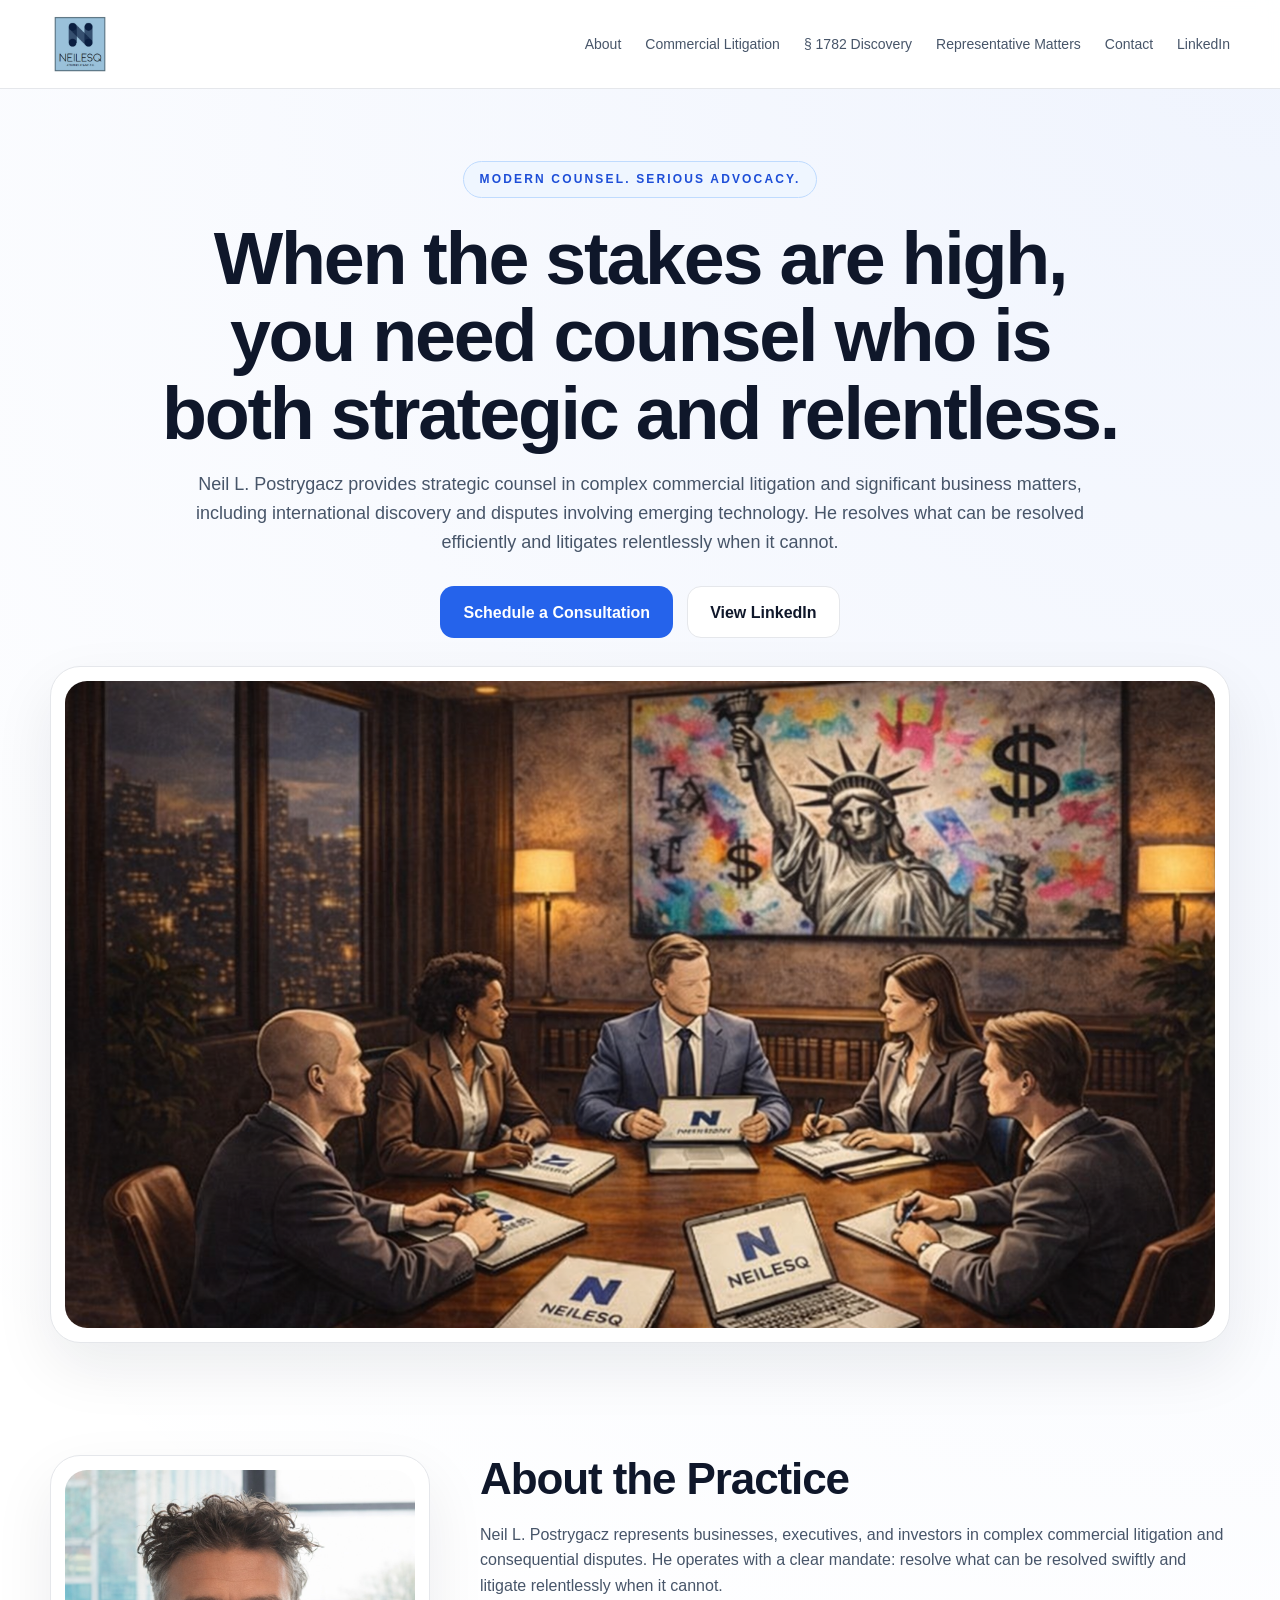
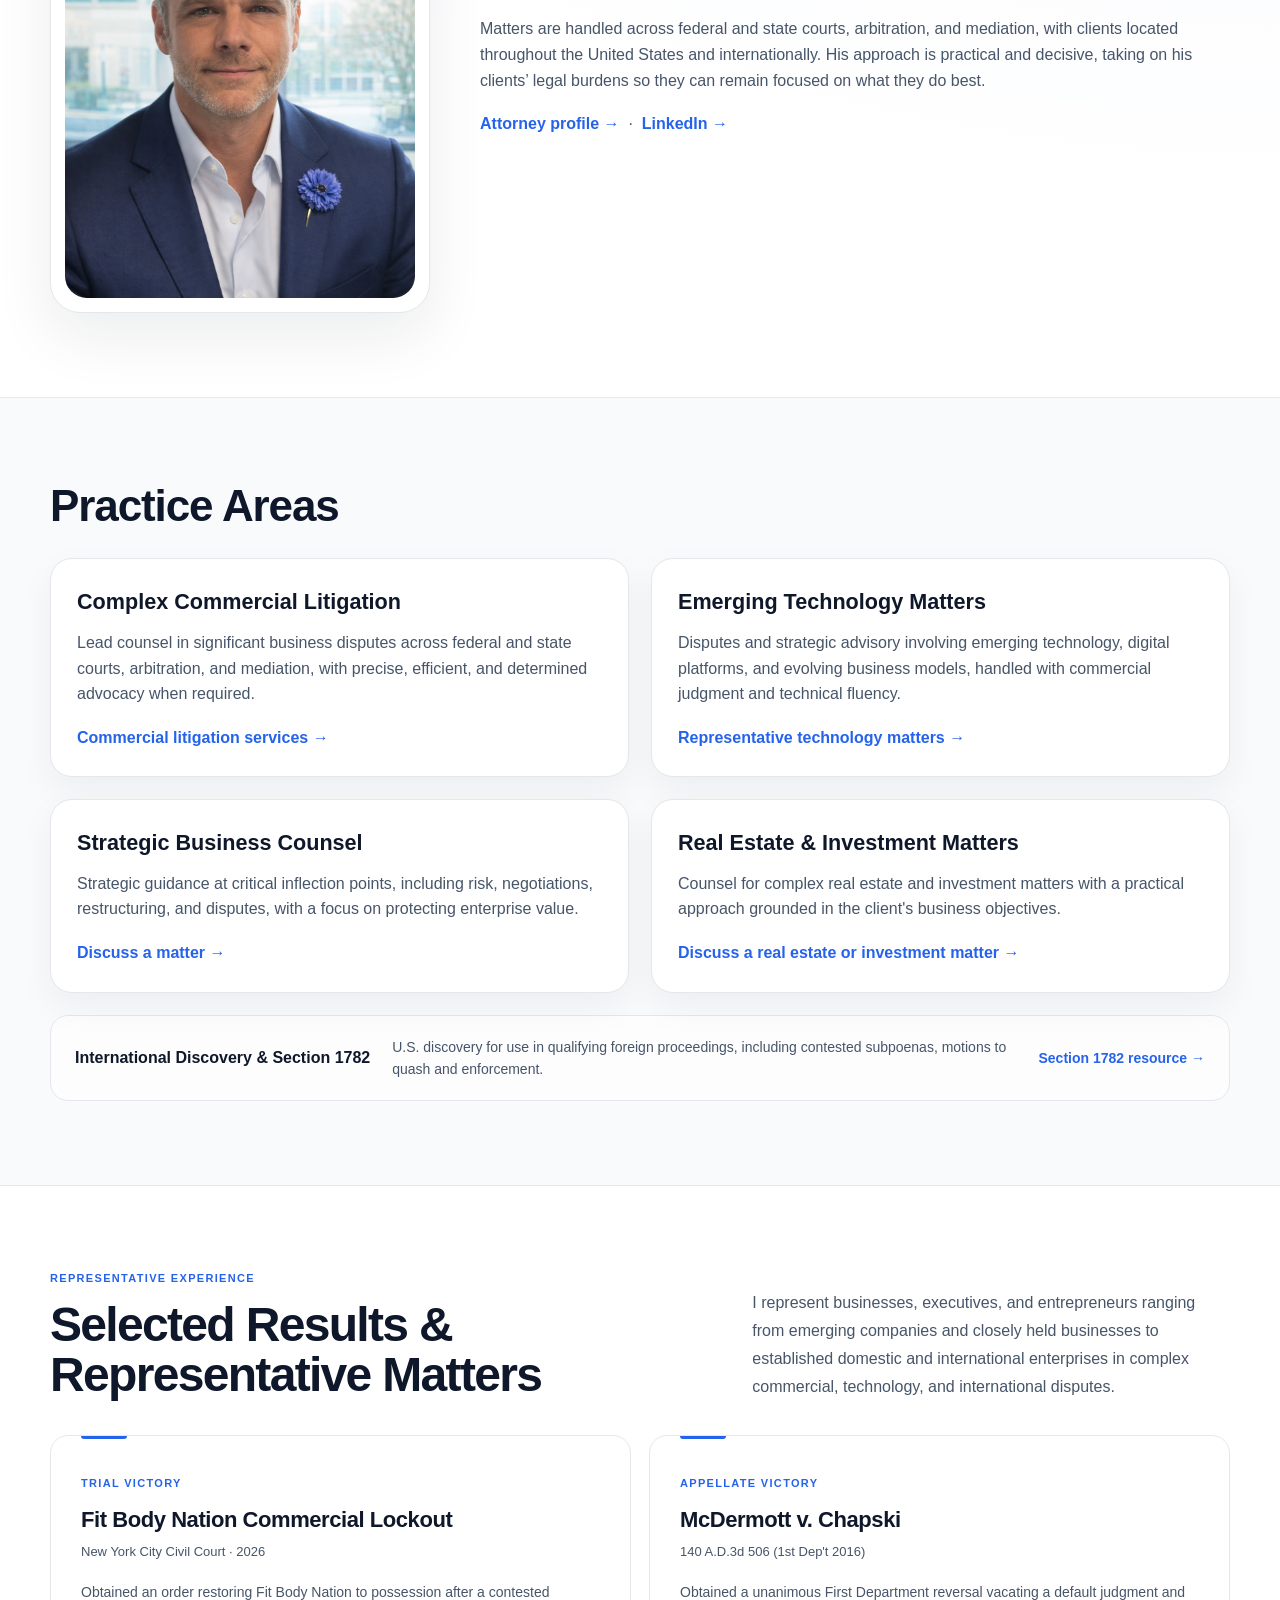
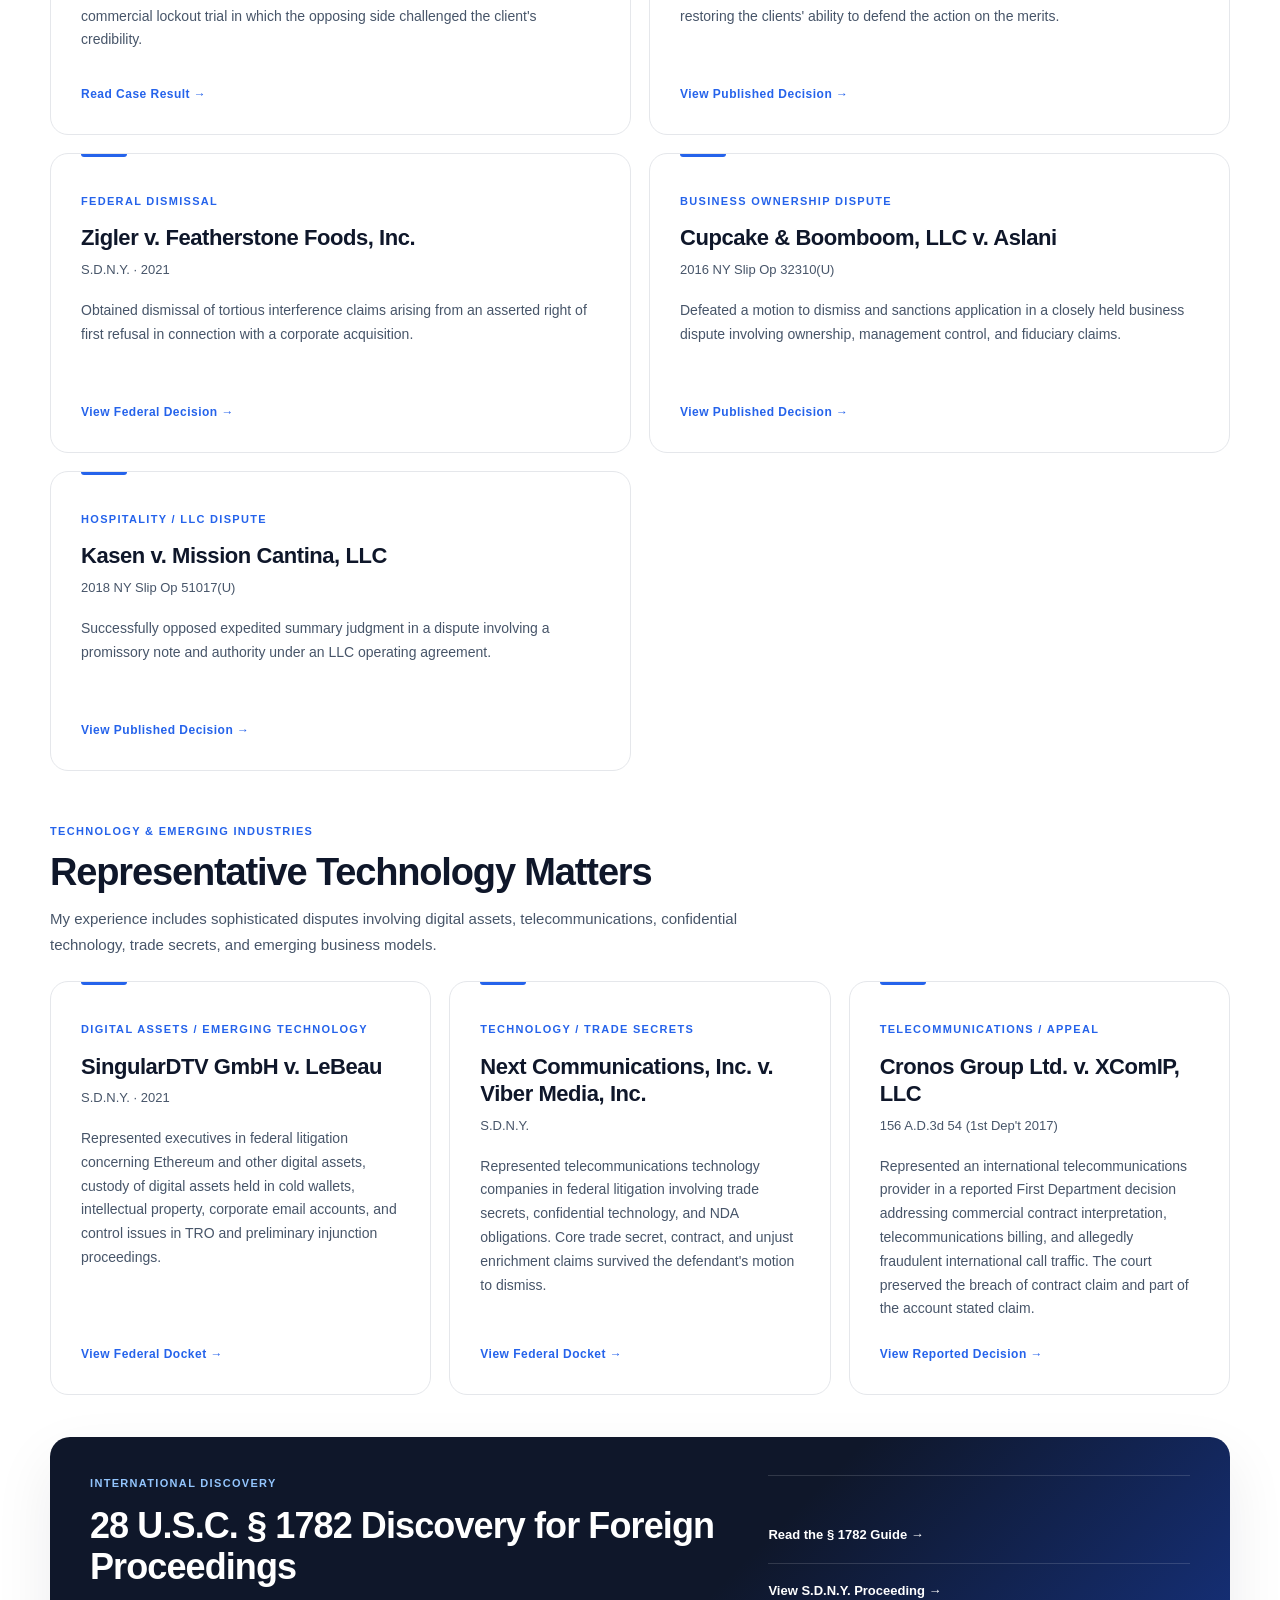
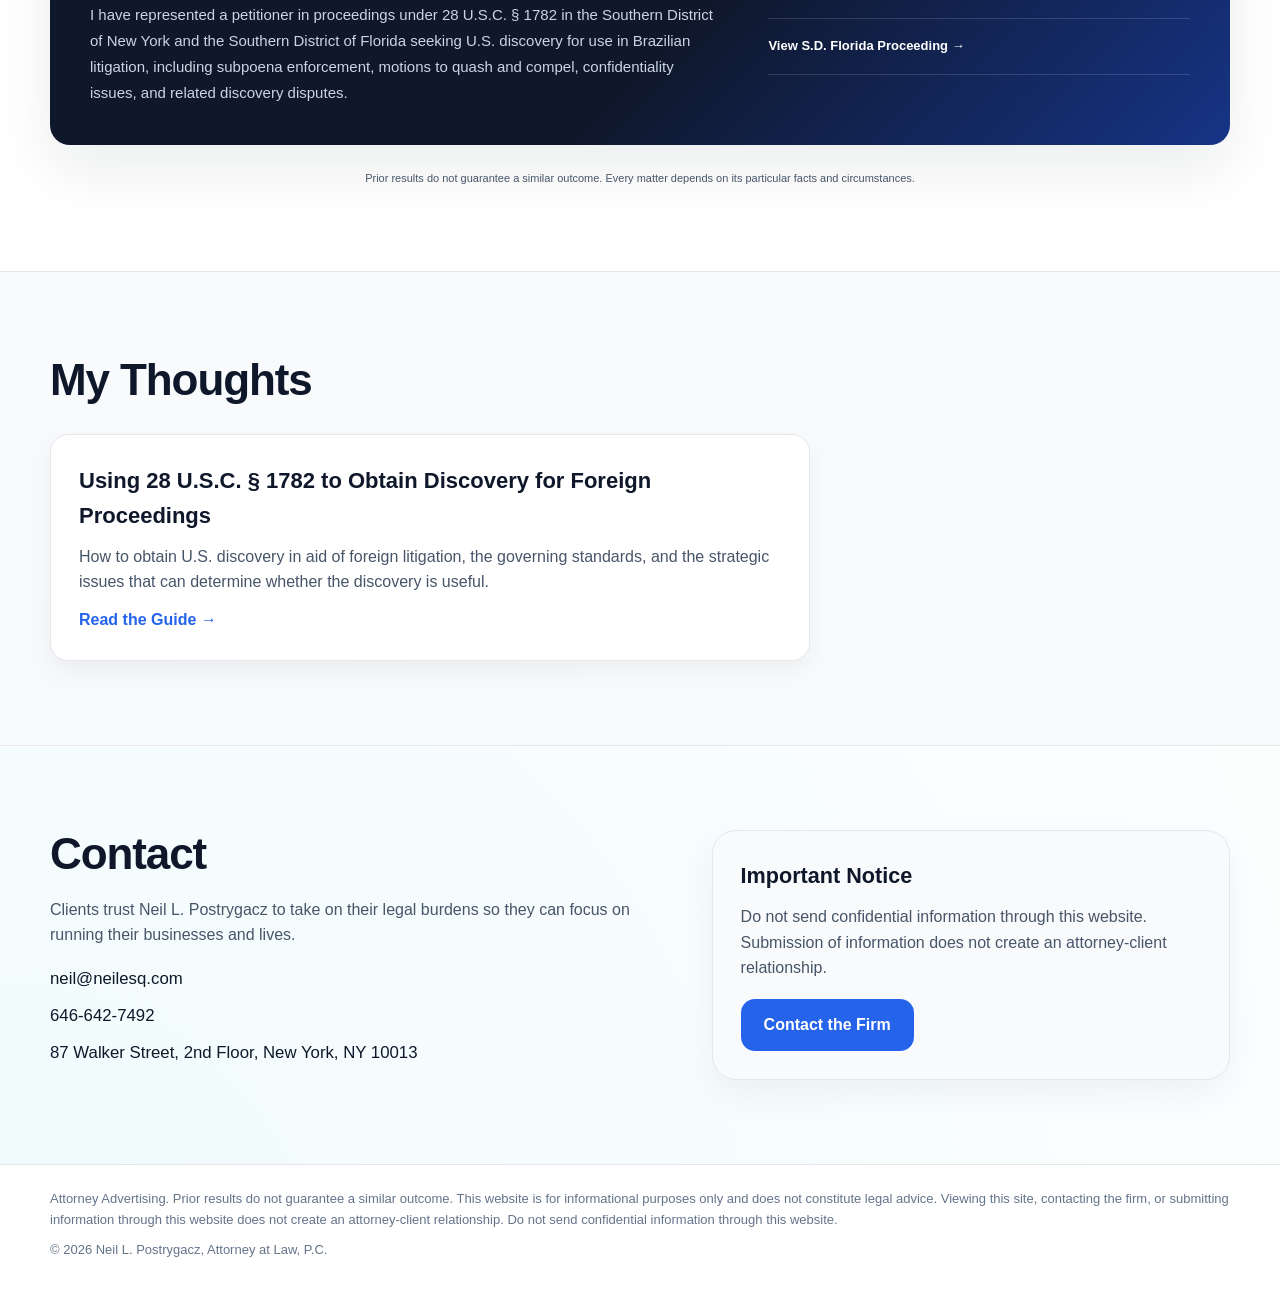
<file: index.html>
<!doctype html>
<html lang="en">
<head>
  <meta charset="utf-8" />
  <meta name="viewport" content="width=device-width, initial-scale=1" />
  <title>New York Commercial Litigation Attorney | Neil L. Postrygacz</title>
  <meta name="description" content="New York commercial litigation attorney Neil L. Postrygacz handles complex business disputes, international discovery, and emerging technology matters." />
  <meta name="author" content="Neil L. Postrygacz" />
  <meta name="robots" content="index, follow" />
  <link rel="canonical" href="https://www.neilesq.com/" />

  <meta property="og:title" content="New York Commercial Litigation Attorney | Neil L. Postrygacz" />
  <meta property="og:description" content="Strategic counsel for complex commercial litigation, international disputes, and emerging technology matters." />
  <meta property="og:type" content="website" />
  <meta property="og:url" content="https://www.neilesq.com/" />
  <meta property="og:site_name" content="Neil L. Postrygacz, Attorney at Law, P.C." />
  <meta property="og:image" content="https://www.neilesq.com/assets/boardroom.jpg" />
  <meta name="twitter:card" content="summary_large_image" />
  <meta name="twitter:title" content="New York Commercial Litigation Attorney | Neil L. Postrygacz" />
  <meta name="twitter:description" content="Strategic counsel for complex commercial litigation, international disputes, and emerging technology matters." />
  <meta name="theme-color" content="#ffffff" />

  <link rel="icon" type="image/png" href="assets/favicon.png" />
  <link rel="stylesheet" href="styles.css" />

  <script type="application/ld+json">
{
  "@context": "https://schema.org",
  "@graph": [
    {
      "@type": "LegalService",
      "@id": "https://www.neilesq.com/#firm",
      "name": "Neil L. Postrygacz, Attorney at Law, P.C.",
      "url": "https://www.neilesq.com/",
      "logo": "https://www.neilesq.com/assets/logo.png",
      "image": "https://www.neilesq.com/assets/headshot.jpg",
      "telephone": "+1-646-642-7492",
      "email": "neil@neilesq.com",
      "address": {
        "@type": "PostalAddress",
        "streetAddress": "87 Walker Street, 2nd Floor",
        "addressLocality": "New York",
        "addressRegion": "NY",
        "postalCode": "10013",
        "addressCountry": "US"
      },
      "areaServed": [
        "New York",
        "United States",
        "International"
      ],
      "sameAs": [
        "https://www.linkedin.com/in/neil-postrygacz-98832410/"
      ],
      "founder": {
        "@id": "https://www.neilesq.com/#neil-postrygacz"
      },
      "description": "Commercial litigation, international discovery, emerging technology disputes, arbitration, mediation, and strategic business matters.",
      "serviceType": [
        "Commercial Litigation",
        "Business Disputes",
        "International Discovery",
        "28 U.S.C. Section 1782",
        "Arbitration",
        "Mediation"
      ]
    },
    {
      "@type": "Person",
      "@id": "https://www.neilesq.com/#neil-postrygacz",
      "name": "Neil L. Postrygacz",
      "jobTitle": "Attorney at Law",
      "worksFor": {
        "@id": "https://www.neilesq.com/#firm"
      },
      "url": "https://www.neilesq.com/neil-postrygacz.html",
      "image": "https://www.neilesq.com/assets/headshot.jpg",
      "sameAs": [
        "https://www.linkedin.com/in/neil-postrygacz-98832410/"
      ],
      "knowsAbout": [
        "Commercial Litigation",
        "Business Disputes",
        "International Discovery",
        "28 U.S.C. Section 1782",
        "Emerging Technology Disputes",
        "Arbitration",
        "Business Ownership Disputes",
        "Commercial Lease Disputes",
        "Trade Secrets"
      ]
    },
    {
      "@type": "WebSite",
      "@id": "https://www.neilesq.com/#website",
      "url": "https://www.neilesq.com/",
      "name": "Neil L. Postrygacz, Attorney at Law, P.C.",
      "publisher": {
        "@id": "https://www.neilesq.com/#firm"
      }
    },
    {
      "@type": "WebPage",
      "@id": "https://www.neilesq.com/#webpage",
      "url": "https://www.neilesq.com/",
      "name": "New York Commercial Litigation Attorney | Neil L. Postrygacz",
      "description": "New York commercial litigation attorney Neil L. Postrygacz handles complex business disputes, international discovery, and emerging technology matters.",
      "isPartOf": {
        "@id": "https://www.neilesq.com/#website"
      },
      "about": {
        "@id": "https://www.neilesq.com/#firm"
      },
      "primaryImageOfPage": {
        "@type": "ImageObject",
        "url": "https://www.neilesq.com/assets/boardroom.jpg"
      }
    }
  ]
}
  </script>
</head>
<body>
  <header class="site-header">
    <div class="container nav">
      <a href="/#top" class="brand" aria-label="Neil L. Postrygacz home">
        <img src="assets/logo.png" alt="Neil L. Postrygacz, Attorney at Law, P.C." />
      </a>
      <button class="menu-toggle" aria-label="Toggle menu" onclick="document.body.classList.toggle('menu-open')">Menu</button>
      <nav class="nav-links" aria-label="Primary navigation">
        <a href="/#about">About</a>
        <a href="/commercial-litigation.html">Commercial Litigation</a>
        <a href="/1782-discovery.html">§ 1782 Discovery</a>
        <a href="/#results">Representative Matters</a>
        <a href="/#contact">Contact</a>
        <a href="https://www.linkedin.com/in/neil-postrygacz-98832410/" target="_blank" rel="noopener">LinkedIn</a>
      </nav>
    </div>
  </header>

  <main id="top">
    <section class="hero">
      <div class="container">
        <div class="eyebrow">Modern Counsel. Serious Advocacy.</div>
        <h1>When the stakes are high, you need counsel who is both strategic and relentless.</h1>
        <p class="lead">Neil L. Postrygacz provides strategic counsel in complex commercial litigation and significant business matters, including international discovery and disputes involving emerging technology. He resolves what can be resolved efficiently and litigates relentlessly when it cannot.</p>
        <div class="hero-actions">
          <a class="button primary" href="/#contact">Schedule a Consultation</a>
          <a class="button secondary" href="https://www.linkedin.com/in/neil-postrygacz-98832410/" target="_blank" rel="noopener">View LinkedIn</a>
        </div>
      </div>
    </section>

    <section class="hero-image-section">
      <div class="container">
        <div class="image-card">
          <img src="assets/boardroom.jpg" alt="Conference room for business litigation strategy meetings" />
        </div>
      </div>
    </section>

    <section id="about" class="section">
      <div class="container about-grid">
        <div class="portrait-card">
          <img src="assets/headshot.jpg" alt="Neil L. Postrygacz, New York commercial litigation attorney" />
        </div>
        <div>
          <h2>About the Practice</h2>
          <p>Neil L. Postrygacz represents businesses, executives, and investors in complex commercial litigation and consequential disputes. He operates with a clear mandate: resolve what can be resolved swiftly and litigate relentlessly when it cannot.</p>
          <p>Matters are handled across federal and state courts, arbitration, and mediation, with clients located throughout the United States and internationally. His approach is practical and decisive, taking on his clients’ legal burdens so they can remain focused on what they do best.</p>
          <p><a class="text-link" href="/neil-postrygacz.html">Attorney profile →</a>&nbsp;&nbsp;·&nbsp;&nbsp;<a class="text-link" href="https://www.linkedin.com/in/neil-postrygacz-98832410/" target="_blank" rel="noopener">LinkedIn →</a></p>
        </div>
      </div>
    </section>

    <section id="practice" class="section alt">
      <div class="container">
        <h2>Practice Areas</h2>
        <div class="cards two-col">
          <article class="card">
            <h3>Complex Commercial Litigation</h3>
            <p>Lead counsel in significant business disputes across federal and state courts, arbitration, and mediation, with precise, efficient, and determined advocacy when required.</p>
            <a class="text-link" href="/commercial-litigation.html">Commercial litigation services →</a>
          </article>
          <article class="card">
            <h3>Emerging Technology Matters</h3>
            <p>Disputes and strategic advisory involving emerging technology, digital platforms, and evolving business models, handled with commercial judgment and technical fluency.</p>
            <a class="text-link" href="/#results">Representative technology matters →</a>
          </article>
          <article class="card">
            <h3>Strategic Business Counsel</h3>
            <p>Strategic guidance at critical inflection points, including risk, negotiations, restructuring, and disputes, with a focus on protecting enterprise value.</p>
            <a class="text-link" href="/#contact">Discuss a matter →</a>
          </article>
          <article class="card">
            <h3>Real Estate &amp; Investment Matters</h3>
            <p>Counsel for complex real estate and investment matters with a practical approach grounded in the client's business objectives.</p>
            <a class="text-link" href="/#contact">Discuss a real estate or investment matter →</a>
          </article>
        </div>

        <div class="secondary-practice">
          <strong>International Discovery &amp; Section 1782</strong>
          <span>U.S. discovery for use in qualifying foreign proceedings, including contested subpoenas, motions to quash and enforcement.</span>
          <a class="text-link" href="/1782-discovery.html">Section 1782 resource →</a>
        </div>
      </div>
    </section>

    <section id="results" class="section results-section">
      <div class="container">
        <div class="results-header">
          <div>
            <span class="section-kicker">REPRESENTATIVE EXPERIENCE</span>
            <h2>Selected Results &amp; Representative Matters</h2>
          </div>
          <p class="results-intro">I represent businesses, executives, and entrepreneurs ranging from emerging companies and closely held businesses to established domestic and international enterprises in complex commercial, technology, and international disputes.</p>
        </div>

        <div class="results-grid">
          <a class="result-card"
             href="/fit-body-nation-commercial-lockout-victory.html">
            <span class="result-label">TRIAL VICTORY</span>
            <h3>Fit Body Nation Commercial Lockout</h3>
            <div class="result-citation">New York City Civil Court · 2026</div>
            <p>Obtained an order restoring Fit Body Nation to possession after a contested commercial lockout trial in which the opposing side challenged the client's credibility.</p>
            <span class="result-link">Read Case Result →</span>
          </a>

          <a class="result-card"
             href="https://www.nycourts.gov/reporter/3dseries/2016/2016_04679.htm"
             target="_blank" rel="noopener noreferrer">
            <span class="result-label">APPELLATE VICTORY</span>
            <h3>McDermott v. Chapski</h3>
            <div class="result-citation">140 A.D.3d 506 (1st Dep't 2016)</div>
            <p>Obtained a unanimous First Department reversal vacating a default judgment and restoring the clients' ability to defend the action on the merits.</p>
            <span class="result-link">View Published Decision →</span>
          </a>

          <a class="result-card"
             href="https://law.justia.com/cases/federal/district-courts/new-york/nysdce/1%3A2020cv02462/534719/49/"
             target="_blank" rel="noopener noreferrer">
            <span class="result-label">FEDERAL DISMISSAL</span>
            <h3>Zigler v. Featherstone Foods, Inc.</h3>
            <div class="result-citation">S.D.N.Y. · 2021</div>
            <p>Obtained dismissal of tortious interference claims arising from an asserted right of first refusal in connection with a corporate acquisition.</p>
            <span class="result-link">View Federal Decision →</span>
          </a>

          <a class="result-card"
             href="https://www.nycourts.gov/reporter/pdfs/2016/2016_32310.pdf"
             target="_blank" rel="noopener noreferrer">
            <span class="result-label">BUSINESS OWNERSHIP DISPUTE</span>
            <h3>Cupcake &amp; Boomboom, LLC v. Aslani</h3>
            <div class="result-citation">2016 NY Slip Op 32310(U)</div>
            <p>Defeated a motion to dismiss and sanctions application in a closely held business dispute involving ownership, management control, and fiduciary claims.</p>
            <span class="result-link">View Published Decision →</span>
          </a>

          <a class="result-card"
             href="https://law.justia.com/cases/new-york/other-courts/2018/2018-ny-slip-op-51017-u.html"
             target="_blank" rel="noopener noreferrer">
            <span class="result-label">HOSPITALITY / LLC DISPUTE</span>
            <h3>Kasen v. Mission Cantina, LLC</h3>
            <div class="result-citation">2018 NY Slip Op 51017(U)</div>
            <p>Successfully opposed expedited summary judgment in a dispute involving a promissory note and authority under an LLC operating agreement.</p>
            <span class="result-link">View Published Decision →</span>
          </a>
        </div>

        <div class="technology-matters">
          <div class="technology-heading">
            <span class="section-kicker">TECHNOLOGY &amp; EMERGING INDUSTRIES</span>
            <h3>Representative Technology Matters</h3>
            <p>My experience includes sophisticated disputes involving digital assets, telecommunications, confidential technology, trade secrets, and emerging business models.</p>
          </div>

          <div class="technology-grid">
            <a class="result-card technology-card"
               href="https://dockets.justia.com/docket/new-york/nysdce/1%3A2021cv10130/570872"
               target="_blank" rel="noopener noreferrer">
              <span class="result-label">DIGITAL ASSETS / EMERGING TECHNOLOGY</span>
              <h3>SingularDTV GmbH v. LeBeau</h3>
              <div class="result-citation">S.D.N.Y. · 2021</div>
              <p>Represented executives in federal litigation concerning Ethereum and other digital assets, custody of digital assets held in cold wallets, intellectual property, corporate email accounts, and control issues in TRO and preliminary injunction proceedings.</p>
              <span class="result-link">View Federal Docket →</span>
            </a>

            <a class="result-card technology-card"
               href="https://dockets.justia.com/docket/new-york/nysdce/1%3A2014cv08190/433668"
               target="_blank" rel="noopener noreferrer">
              <span class="result-label">TECHNOLOGY / TRADE SECRETS</span>
              <h3>Next Communications, Inc. v. Viber Media, Inc.</h3>
              <div class="result-citation">S.D.N.Y.</div>
              <p>Represented telecommunications technology companies in federal litigation involving trade secrets, confidential technology, and NDA obligations. Core trade secret, contract, and unjust enrichment claims survived the defendant's motion to dismiss.</p>
              <span class="result-link">View Federal Docket →</span>
            </a>

            <a class="result-card technology-card"
               href="https://www.nycourts.gov/REPORTER/3dseries/2017/2017_06515.htm"
               target="_blank" rel="noopener noreferrer">
              <span class="result-label">TELECOMMUNICATIONS / APPEAL</span>
              <h3>Cronos Group Ltd. v. XComIP, LLC</h3>
              <div class="result-citation">156 A.D.3d 54 (1st Dep't 2017)</div>
              <p>Represented an international telecommunications provider in a reported First Department decision addressing commercial contract interpretation, telecommunications billing, and allegedly fraudulent international call traffic. The court preserved the breach of contract claim and part of the account stated claim.</p>
              <span class="result-link">View Reported Decision →</span>
            </a>
          </div>
        </div>

        <div class="crossborder-feature">
          <div class="crossborder-copy">
            <span class="section-kicker light">INTERNATIONAL DISCOVERY</span>
            <h3>28 U.S.C. § 1782 Discovery for Foreign Proceedings</h3>
            <p>I have represented a petitioner in proceedings under 28 U.S.C. § 1782 in the Southern District of New York and the Southern District of Florida seeking U.S. discovery for use in Brazilian litigation, including subpoena enforcement, motions to quash and compel, confidentiality issues, and related discovery disputes.</p>
          </div>

          <div class="crossborder-links">
            <a href="/1782-discovery.html">Read the § 1782 Guide →</a>
            <a href="https://docs.justia.com/cases/federal/district-courts/new-york/nysdce/1%3A2022mc00348/590658/66"
               target="_blank" rel="noopener noreferrer">View S.D.N.Y. Proceeding →</a>
            <a href="https://docs.justia.com/cases/federal/district-courts/florida/flsdce/1%3A2023mc24326/657592/69"
               target="_blank" rel="noopener noreferrer">View S.D. Florida Proceeding →</a>
          </div>
        </div>

        <p class="results-disclaimer">Prior results do not guarantee a similar outcome. Every matter depends on its particular facts and circumstances.</p>
      </div>
    </section>

    <section id="thoughts" class="section alt">
      <div class="container">
        <h2>My Thoughts</h2>
        <div class="article-card">
          <a href="/1782-discovery.html" class="article-link">
            <h3>Using 28 U.S.C. § 1782 to Obtain Discovery for Foreign Proceedings</h3>
            <p>How to obtain U.S. discovery in aid of foreign litigation, the governing standards, and the strategic issues that can determine whether the discovery is useful.</p>
            <span class="read-more">Read the Guide →</span>
          </a>
        </div>
      </div>
    </section>

    <section id="contact" class="section">
      <div class="container contact-grid">
        <div>
          <h2>Contact</h2>
          <p>Clients trust Neil L. Postrygacz to take on their legal burdens so they can focus on running their businesses and lives.</p>
          <div class="contact-lines">
            <div><a href="mailto:neil@neilesq.com">neil@neilesq.com</a></div>
            <div><a href="tel:+16466427492">646-642-7492</a></div>
            <div>87 Walker Street, 2nd Floor, New York, NY 10013</div>
          </div>
        </div>
        <div class="notice-card">
          <h3>Important Notice</h3>
          <p>Do not send confidential information through this website. Submission of information does not create an attorney-client relationship.</p>
          <a class="button primary" href="mailto:neil@neilesq.com">Contact the Firm</a>
        </div>
      </div>
    </section>
  </main>

  <footer class="site-footer">
    <div class="container footer-text">
      <p>Attorney Advertising. Prior results do not guarantee a similar outcome. This website is for informational purposes only and does not constitute legal advice. Viewing this site, contacting the firm, or submitting information through this website does not create an attorney-client relationship. Do not send confidential information through this website.</p>
      <p>© 2026 Neil L. Postrygacz, Attorney at Law, P.C.</p>
    </div>
  </footer>
</body>
</html>
</file>
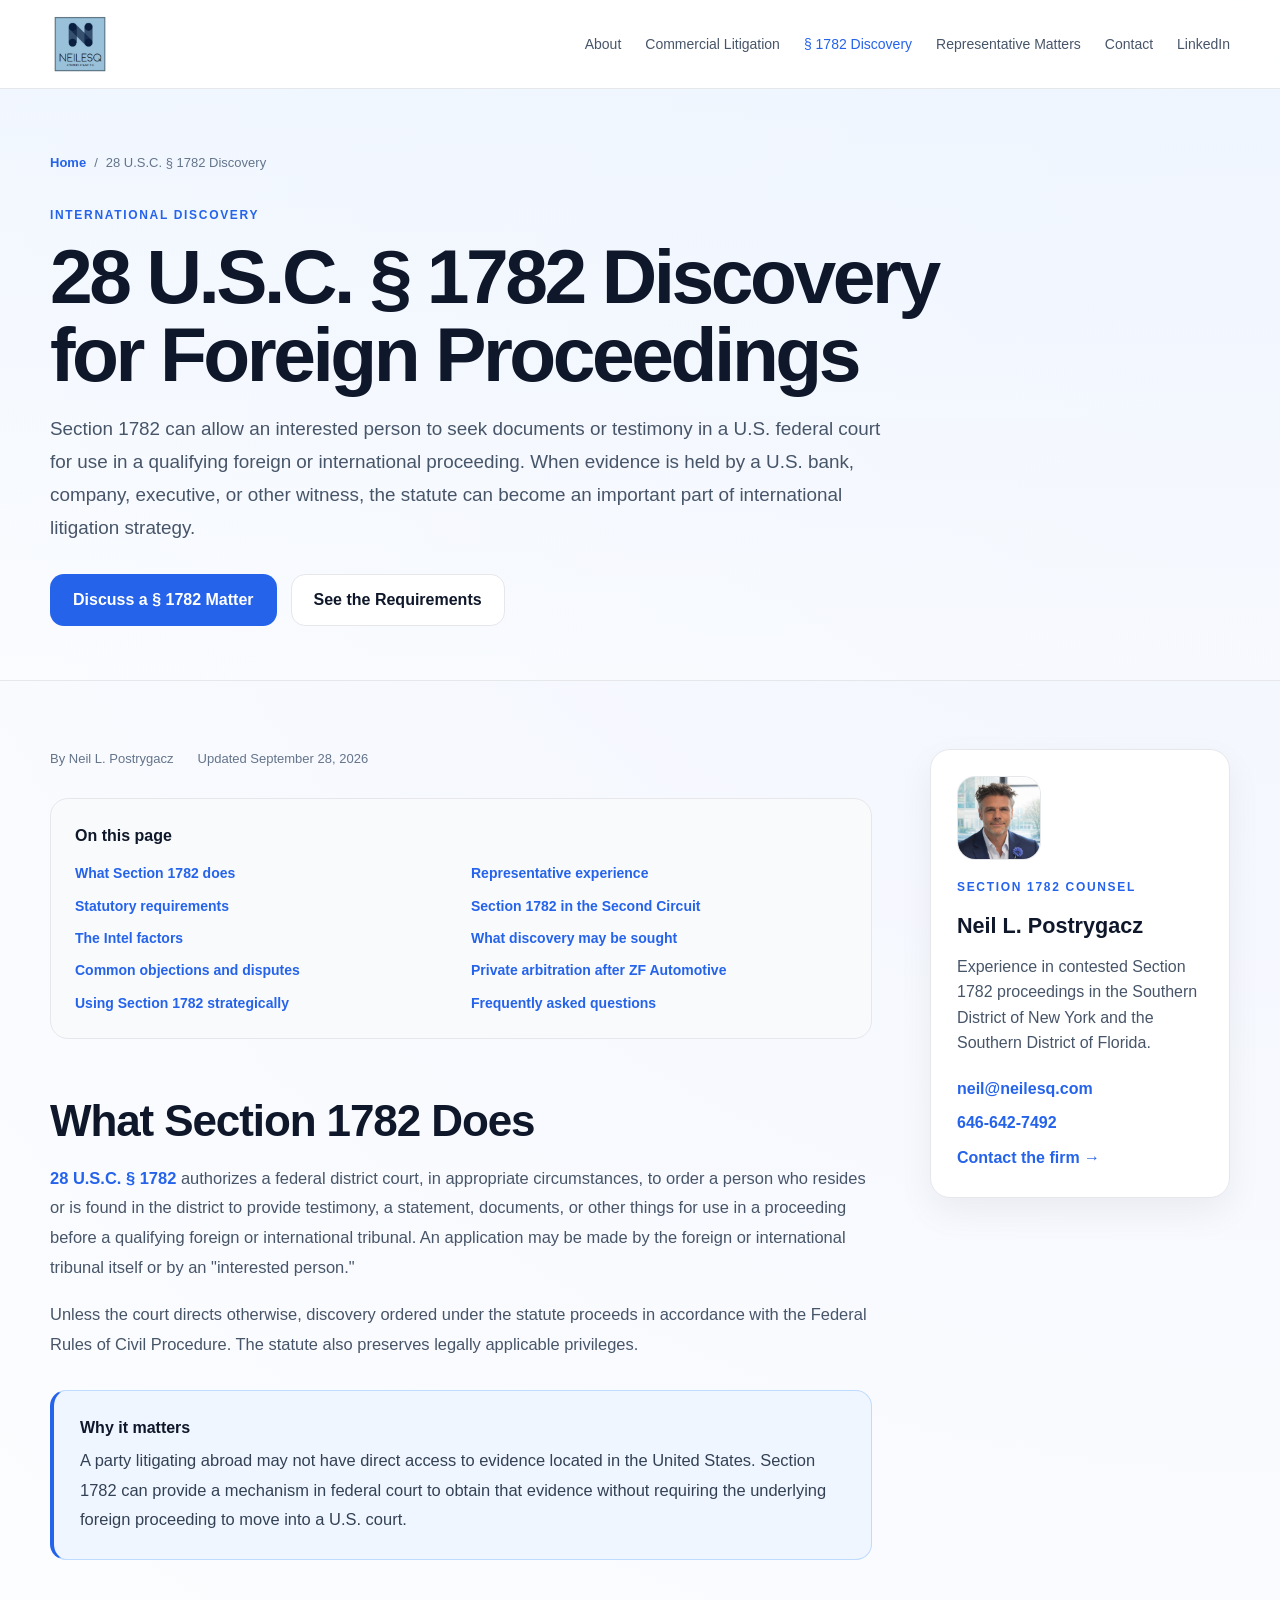
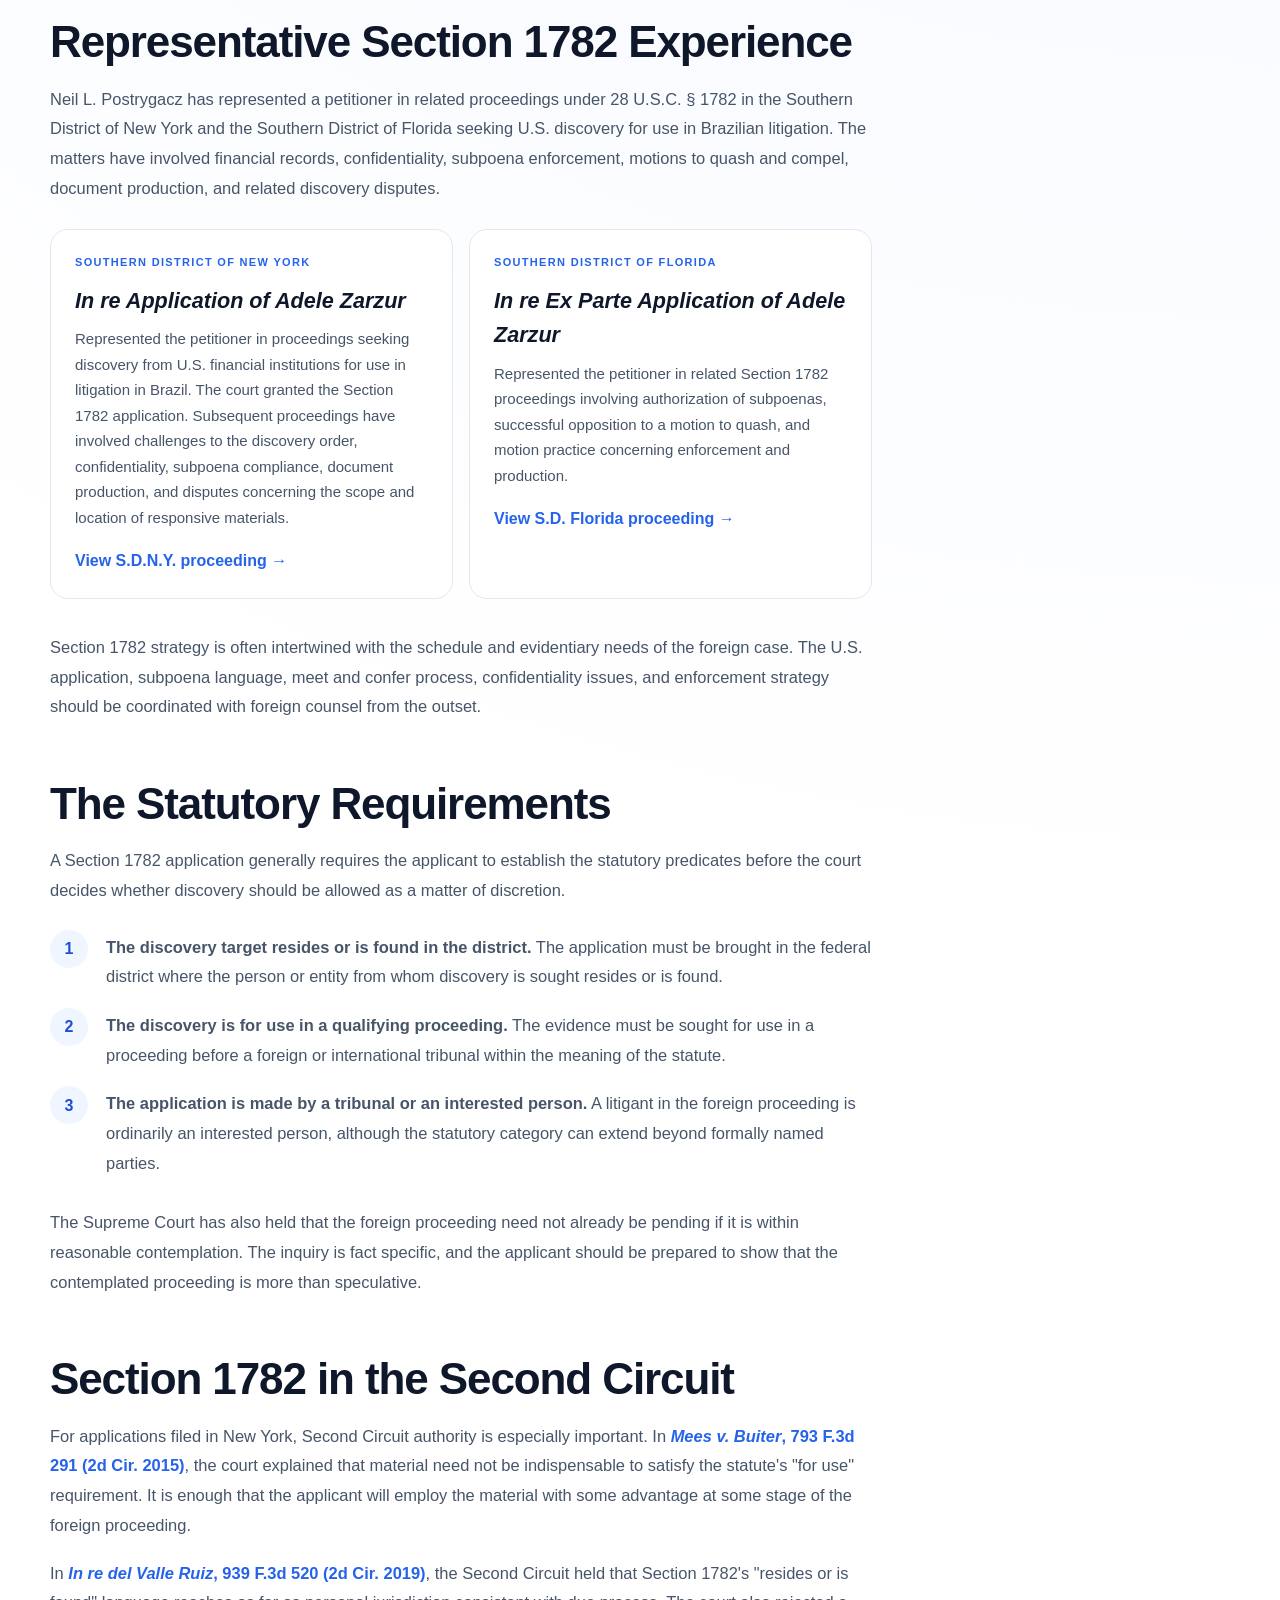
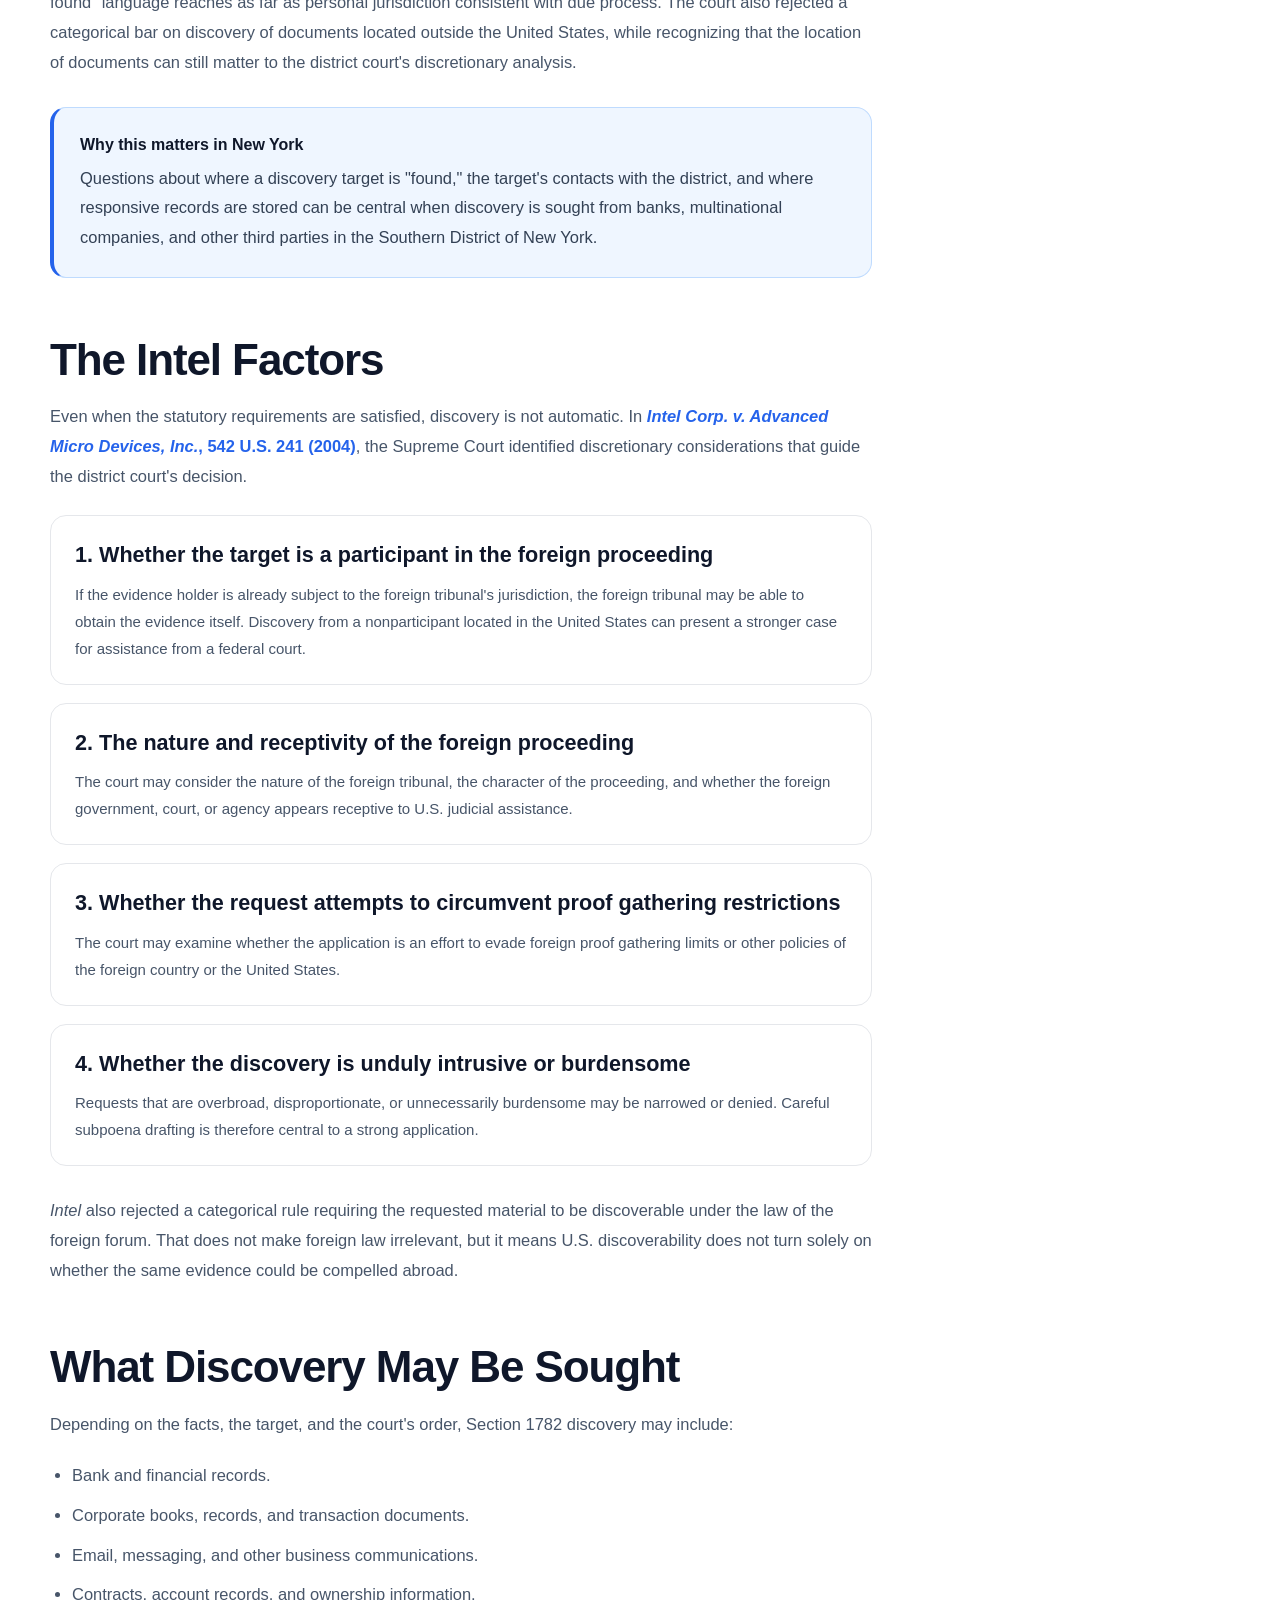
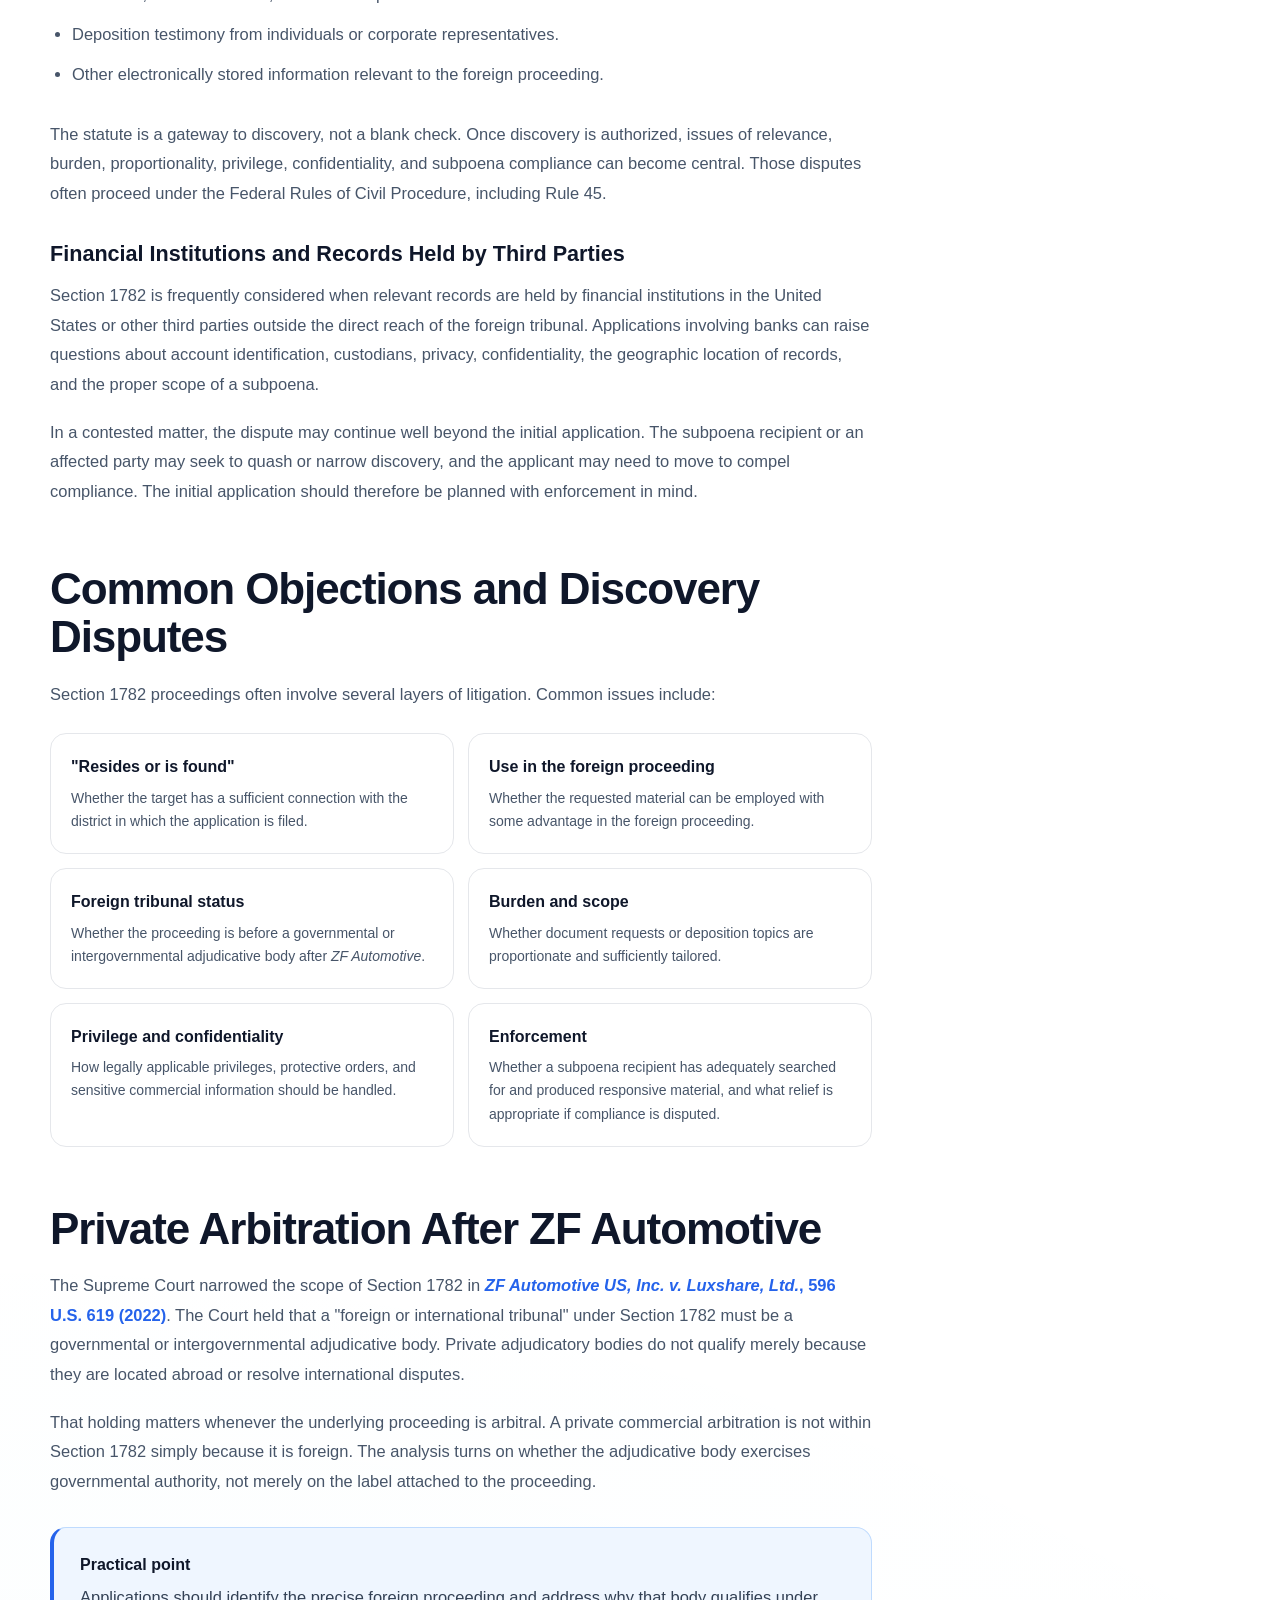
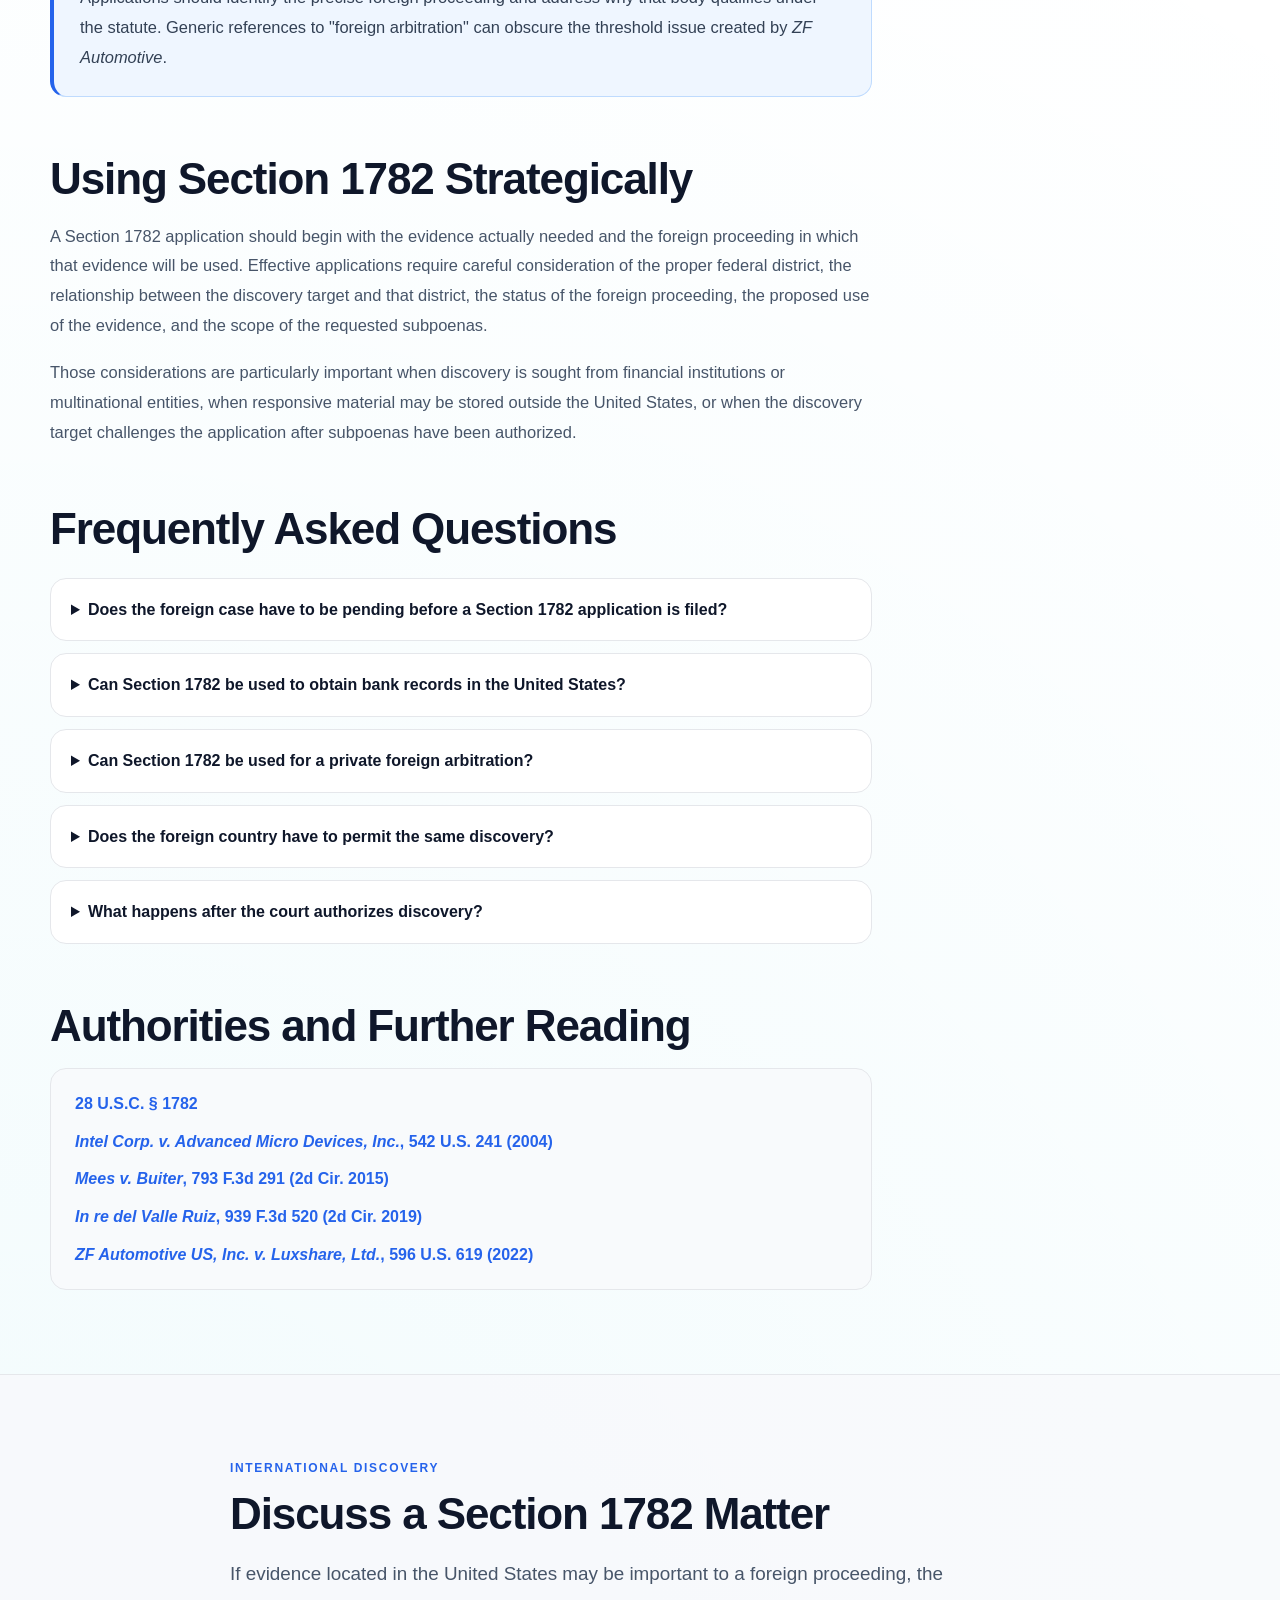
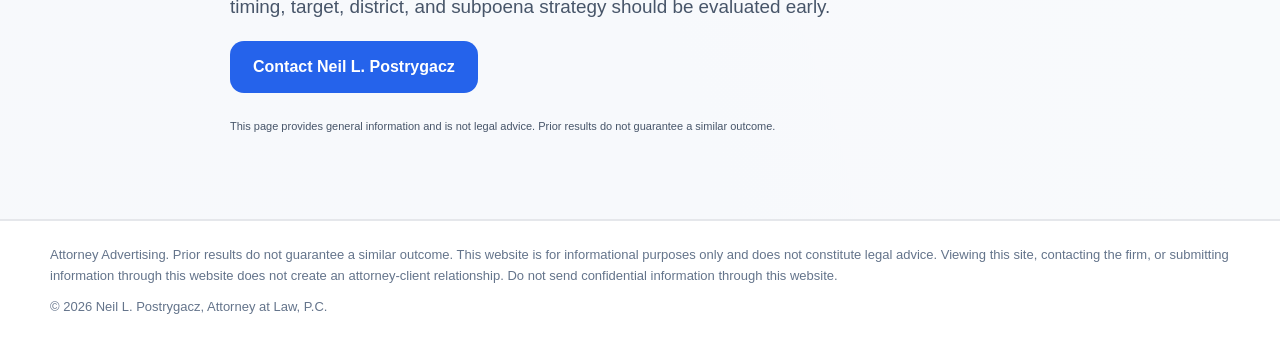
<file: 1782-discovery.html>
<!doctype html>
<html lang="en">
<head>
  <meta charset="utf-8" />
  <meta name="viewport" content="width=device-width, initial-scale=1" />
  <title>New York § 1782 Discovery Lawyer | Neil L. Postrygacz</title>
  <meta name="description" content="Neil L. Postrygacz represents parties seeking U.S. discovery under 28 U.S.C. § 1782 for foreign proceedings, including applications, subpoenas, enforcement, and discovery disputes." />
  <meta name="author" content="Neil L. Postrygacz" />
  <meta name="robots" content="index, follow" />
  <link rel="canonical" href="https://www.neilesq.com/1782-discovery.html" />
  <meta property="og:title" content="New York § 1782 Discovery Lawyer | Neil L. Postrygacz" />
  <meta property="og:description" content="Section 1782 applications, Second Circuit authority, subpoenas, enforcement, and discovery disputes for use in foreign proceedings." />
  <meta property="og:type" content="article" />
  <meta property="og:url" content="https://www.neilesq.com/1782-discovery.html" />
  <meta property="og:site_name" content="Neil L. Postrygacz, Attorney at Law, P.C." />
  <meta property="og:image" content="https://www.neilesq.com/assets/boardroom.jpg" />
  <meta name="twitter:card" content="summary_large_image" />
  <meta name="twitter:title" content="New York § 1782 Discovery Lawyer | Neil L. Postrygacz" />
  <meta name="twitter:description" content="Section 1782 applications, Second Circuit authority, subpoenas, enforcement, and discovery disputes for use in foreign proceedings." />
  <meta name="theme-color" content="#ffffff" />
  <link rel="icon" type="image/png" href="assets/favicon.png" />
  <link rel="stylesheet" href="styles.css" />
  <script type="application/ld+json">
{
  "@context": "https://schema.org",
  "@graph": [
    {
      "@type": "LegalService",
      "@id": "https://www.neilesq.com/#firm",
      "name": "Neil L. Postrygacz, Attorney at Law, P.C.",
      "url": "https://www.neilesq.com/",
      "logo": "https://www.neilesq.com/assets/logo.png",
      "image": "https://www.neilesq.com/assets/headshot.jpg",
      "telephone": "+1-646-642-7492",
      "email": "neil@neilesq.com",
      "areaServed": [
        "New York",
        "United States",
        "International"
      ],
      "serviceType": [
        "International Discovery",
        "28 U.S.C. Section 1782",
        "Commercial Litigation"
      ]
    },
    {
      "@type": "Article",
      "@id": "https://www.neilesq.com/1782-discovery.html#article",
      "headline": "28 U.S.C. § 1782 Discovery for Foreign Proceedings",
      "description": "Section 1782 applications, Second Circuit authority, the Intel factors, subpoenas, enforcement, and discovery disputes for use in foreign proceedings.",
      "mainEntityOfPage": "https://www.neilesq.com/1782-discovery.html",
      "dateModified": "2026-09-28",
      "author": {
        "@type": "Person",
        "@id": "https://www.neilesq.com/#neil-postrygacz",
        "name": "Neil L. Postrygacz"
      },
      "publisher": {
        "@id": "https://www.neilesq.com/#firm"
      },
      "isPartOf": {
        "@id": "https://www.neilesq.com/#website"
      },
      "about": [
        "28 U.S.C. § 1782",
        "International Discovery",
        "Foreign Proceedings"
      ]
    },
    {
      "@type": "BreadcrumbList",
      "itemListElement": [
        {
          "@type": "ListItem",
          "position": 1,
          "name": "Home",
          "item": "https://www.neilesq.com/"
        },
        {
          "@type": "ListItem",
          "position": 2,
          "name": "28 U.S.C. § 1782 Discovery",
          "item": "https://www.neilesq.com/1782-discovery.html"
        }
      ]
    },
    {
      "@type": "Person",
      "@id": "https://www.neilesq.com/#neil-postrygacz",
      "name": "Neil L. Postrygacz",
      "jobTitle": "Attorney at Law",
      "worksFor": {
        "@id": "https://www.neilesq.com/#firm"
      },
      "url": "https://www.neilesq.com/",
      "image": "https://www.neilesq.com/assets/headshot.jpg",
      "knowsAbout": [
        "28 U.S.C. Section 1782",
        "International Discovery",
        "Commercial Litigation"
      ]
    },
    {
      "@type": "WebSite",
      "@id": "https://www.neilesq.com/#website",
      "url": "https://www.neilesq.com/",
      "name": "Neil L. Postrygacz, Attorney at Law, P.C.",
      "publisher": {
        "@id": "https://www.neilesq.com/#firm"
      }
    },
    {
      "@type": "FAQPage",
      "@id": "https://www.neilesq.com/1782-discovery.html#faq",
      "url": "https://www.neilesq.com/1782-discovery.html#faq",
      "mainEntity": [
        {
          "@type": "Question",
          "name": "Does the foreign case have to be pending before a Section 1782 application is filed?",
          "acceptedAnswer": {
            "@type": "Answer",
            "text": "Not necessarily. Under Intel, the proceeding can qualify when it is within reasonable contemplation, but a speculative possibility of future litigation is not enough. The facts supporting the contemplated proceeding matter."
          }
        },
        {
          "@type": "Question",
          "name": "Can Section 1782 be used to obtain bank records in the United States?",
          "acceptedAnswer": {
            "@type": "Answer",
            "text": "Potentially, yes. If the statutory requirements are met and the court exercises its discretion to permit discovery, a subpoena may seek relevant records from a financial institution that is properly subject to the court's authority. Scope, burden, privilege, confidentiality, and other objections still apply."
          }
        },
        {
          "@type": "Question",
          "name": "Can Section 1782 be used for a private foreign arbitration?",
          "acceptedAnswer": {
            "@type": "Answer",
            "text": "Ordinarily, no. ZF Automotive holds that the relevant tribunal must exercise governmental or intergovernmental authority. A private commercial arbitral panel does not qualify merely because the arbitration is foreign or international."
          }
        },
        {
          "@type": "Question",
          "name": "Does the foreign country have to permit the same discovery?",
          "acceptedAnswer": {
            "@type": "Answer",
            "text": "Section 1782 does not categorically require the requested material to be discoverable under foreign law. The foreign tribunal's receptivity and any attempt to circumvent restrictions on gathering evidence abroad can still matter to the court's discretionary analysis."
          }
        },
        {
          "@type": "Question",
          "name": "What happens after the court authorizes discovery?",
          "acceptedAnswer": {
            "@type": "Answer",
            "text": "The applicant typically serves the authorized subpoena or subpoenas. The recipient or another affected party may object, seek a protective order, or move to quash. If compliance is incomplete or disputed, motion practice to compel or otherwise enforce the subpoena may follow."
          }
        }
      ]
    }
  ]
}
  </script>
</head>
<body>
  <header class="site-header">
    <div class="container nav">
      <a href="/" class="brand" aria-label="Neil L. Postrygacz home"><img src="assets/logo.png" alt="Neil L. Postrygacz, Attorney at Law, P.C." /></a>
      <button class="menu-toggle" aria-label="Toggle menu" onclick="document.body.classList.toggle('menu-open')">Menu</button>
      <nav class="nav-links" aria-label="Primary navigation">
        <a href="/#about">About</a>
        <a href="/commercial-litigation.html">Commercial Litigation</a>
        <a href="/1782-discovery.html" aria-current="page">§ 1782 Discovery</a>
        <a href="/#results">Representative Matters</a>
        <a href="/#contact">Contact</a>
        <a href="https://www.linkedin.com/in/neil-postrygacz-98832410/" target="_blank" rel="noopener">LinkedIn</a>
      </nav>
    </div>
  </header>

  <main>
    <section class="page-hero">
      <div class="container">
        <nav class="breadcrumbs" aria-label="Breadcrumb"><a href="/">Home</a><span aria-hidden="true">/</span><span>28 U.S.C. § 1782 Discovery</span></nav>
        <span class="section-kicker standalone">INTERNATIONAL DISCOVERY</span>
        <h1>28 U.S.C. § 1782 Discovery for Foreign Proceedings</h1>
        <p class="page-lead">Section 1782 can allow an interested person to seek documents or testimony in a U.S. federal court for use in a qualifying foreign or international proceeding. When evidence is held by a U.S. bank, company, executive, or other witness, the statute can become an important part of international litigation strategy.</p>
        <div class="hero-actions left">
          <a class="button primary" href="/#contact">Discuss a § 1782 Matter</a>
          <a class="button secondary" href="#requirements">See the Requirements</a>
        </div>
      </div>
    </section>

    <section class="section page-section">
      <div class="container content-layout">
        <article class="content-main">
          <div class="byline"><span>By Neil L. Postrygacz</span><span>Updated September 28, 2026</span></div>
          <nav class="toc" aria-label="On this page">
            <strong>On this page</strong>
            <a href="#what-it-does">What Section 1782 does</a>
            <a href="#experience">Representative experience</a>
            <a href="#requirements">Statutory requirements</a>
            <a href="#second-circuit">Section 1782 in the Second Circuit</a>
            <a href="#intel">The Intel factors</a>
            <a href="#discovery">What discovery may be sought</a>
            <a href="#challenges">Common objections and disputes</a>
            <a href="#zf">Private arbitration after ZF Automotive</a>
            <a href="#strategy">Using Section 1782 strategically</a>
            <a href="#faq">Frequently asked questions</a>
          </nav>

          <section id="what-it-does" class="article-section">
            <h2>What Section 1782 Does</h2>
            <p><a class="inline-link" href="https://www.law.cornell.edu/uscode/text/28/1782" target="_blank" rel="noopener noreferrer">28 U.S.C. § 1782</a> authorizes a federal district court, in appropriate circumstances, to order a person who resides or is found in the district to provide testimony, a statement, documents, or other things for use in a proceeding before a qualifying foreign or international tribunal. An application may be made by the foreign or international tribunal itself or by an "interested person."</p>
            <p>Unless the court directs otherwise, discovery ordered under the statute proceeds in accordance with the Federal Rules of Civil Procedure. The statute also preserves legally applicable privileges.</p>
            <div class="callout"><strong>Why it matters</strong><p>A party litigating abroad may not have direct access to evidence located in the United States. Section 1782 can provide a mechanism in federal court to obtain that evidence without requiring the underlying foreign proceeding to move into a U.S. court.</p></div>
          </section>

          <section id="experience" class="article-section">
            <h2>Representative Section 1782 Experience</h2>
            <p>Neil L. Postrygacz has represented a petitioner in related proceedings under 28 U.S.C. § 1782 in the Southern District of New York and the Southern District of Florida seeking U.S. discovery for use in Brazilian litigation. The matters have involved financial records, confidentiality, subpoena enforcement, motions to quash and compel, document production, and related discovery disputes.</p>
            <div class="matter-list">
              <div class="matter-item"><span class="result-label">SOUTHERN DISTRICT OF NEW YORK</span><h3><em>In re Application of Adele Zarzur</em></h3><p>Represented the petitioner in proceedings seeking discovery from U.S. financial institutions for use in litigation in Brazil. The court granted the Section 1782 application. Subsequent proceedings have involved challenges to the discovery order, confidentiality, subpoena compliance, document production, and disputes concerning the scope and location of responsive materials.</p><a class="text-link" href="https://docs.justia.com/cases/federal/district-courts/new-york/nysdce/1%3A2022mc00348/590658/66" target="_blank" rel="noopener noreferrer">View S.D.N.Y. proceeding →</a></div>
              <div class="matter-item"><span class="result-label">SOUTHERN DISTRICT OF FLORIDA</span><h3><em>In re Ex Parte Application of Adele Zarzur</em></h3><p>Represented the petitioner in related Section 1782 proceedings involving authorization of subpoenas, successful opposition to a motion to quash, and motion practice concerning enforcement and production.</p><a class="text-link" href="https://docs.justia.com/cases/federal/district-courts/florida/flsdce/1%3A2023mc24326/657592/69" target="_blank" rel="noopener noreferrer">View S.D. Florida proceeding →</a></div>
            </div>
            <p>Section 1782 strategy is often intertwined with the schedule and evidentiary needs of the foreign case. The U.S. application, subpoena language, meet and confer process, confidentiality issues, and enforcement strategy should be coordinated with foreign counsel from the outset.</p>
          </section>

          <section id="requirements" class="article-section">
            <h2>The Statutory Requirements</h2>
            <p>A Section 1782 application generally requires the applicant to establish the statutory predicates before the court decides whether discovery should be allowed as a matter of discretion.</p>
            <div class="numbered-steps">
              <div><span>1</span><p><strong>The discovery target resides or is found in the district.</strong> The application must be brought in the federal district where the person or entity from whom discovery is sought resides or is found.</p></div>
              <div><span>2</span><p><strong>The discovery is for use in a qualifying proceeding.</strong> The evidence must be sought for use in a proceeding before a foreign or international tribunal within the meaning of the statute.</p></div>
              <div><span>3</span><p><strong>The application is made by a tribunal or an interested person.</strong> A litigant in the foreign proceeding is ordinarily an interested person, although the statutory category can extend beyond formally named parties.</p></div>
            </div>
            <p>The Supreme Court has also held that the foreign proceeding need not already be pending if it is within reasonable contemplation. The inquiry is fact specific, and the applicant should be prepared to show that the contemplated proceeding is more than speculative.</p>
          </section>

          <section id="second-circuit" class="article-section">
            <h2>Section 1782 in the Second Circuit</h2>
            <p>For applications filed in New York, Second Circuit authority is especially important. In <a class="inline-link" href="https://cases.justia.com/federal/appellate-courts/ca2/14-1866/14-1866-2015-07-17.pdf" target="_blank" rel="noopener noreferrer"><em>Mees v. Buiter</em>, 793 F.3d 291 (2d Cir. 2015)</a>, the court explained that material need not be indispensable to satisfy the statute's "for use" requirement. It is enough that the applicant will employ the material with some advantage at some stage of the foreign proceeding.</p>
            <p>In <a class="inline-link" href="https://law.justia.com/cases/federal/appellate-courts/ca2/18-3226/18-3226-2019-10-07.html" target="_blank" rel="noopener noreferrer"><em>In re del Valle Ruiz</em>, 939 F.3d 520 (2d Cir. 2019)</a>, the Second Circuit held that Section 1782's "resides or is found" language reaches as far as personal jurisdiction consistent with due process. The court also rejected a categorical bar on discovery of documents located outside the United States, while recognizing that the location of documents can still matter to the district court's discretionary analysis.</p>
            <div class="callout"><strong>Why this matters in New York</strong><p>Questions about where a discovery target is "found," the target's contacts with the district, and where responsive records are stored can be central when discovery is sought from banks, multinational companies, and other third parties in the Southern District of New York.</p></div>
          </section>

          <section id="intel" class="article-section">
            <h2>The Intel Factors</h2>
            <p>Even when the statutory requirements are satisfied, discovery is not automatic. In <a class="inline-link" href="https://www.supremecourt.gov/opinions/boundvolumes/542bv.pdf" target="_blank" rel="noopener noreferrer"><em>Intel Corp. v. Advanced Micro Devices, Inc.</em>, 542 U.S. 241 (2004)</a>, the Supreme Court identified discretionary considerations that guide the district court's decision.</p>
            <div class="factor-list">
              <div><h3>1. Whether the target is a participant in the foreign proceeding</h3><p>If the evidence holder is already subject to the foreign tribunal's jurisdiction, the foreign tribunal may be able to obtain the evidence itself. Discovery from a nonparticipant located in the United States can present a stronger case for assistance from a federal court.</p></div>
              <div><h3>2. The nature and receptivity of the foreign proceeding</h3><p>The court may consider the nature of the foreign tribunal, the character of the proceeding, and whether the foreign government, court, or agency appears receptive to U.S. judicial assistance.</p></div>
              <div><h3>3. Whether the request attempts to circumvent proof gathering restrictions</h3><p>The court may examine whether the application is an effort to evade foreign proof gathering limits or other policies of the foreign country or the United States.</p></div>
              <div><h3>4. Whether the discovery is unduly intrusive or burdensome</h3><p>Requests that are overbroad, disproportionate, or unnecessarily burdensome may be narrowed or denied. Careful subpoena drafting is therefore central to a strong application.</p></div>
            </div>
            <p><em>Intel</em> also rejected a categorical rule requiring the requested material to be discoverable under the law of the foreign forum. That does not make foreign law irrelevant, but it means U.S. discoverability does not turn solely on whether the same evidence could be compelled abroad.</p>
          </section>

          <section id="discovery" class="article-section">
            <h2>What Discovery May Be Sought</h2>
            <p>Depending on the facts, the target, and the court's order, Section 1782 discovery may include:</p>
            <ul class="check-list">
              <li>Bank and financial records.</li>
              <li>Corporate books, records, and transaction documents.</li>
              <li>Email, messaging, and other business communications.</li>
              <li>Contracts, account records, and ownership information.</li>
              <li>Deposition testimony from individuals or corporate representatives.</li>
              <li>Other electronically stored information relevant to the foreign proceeding.</li>
            </ul>
            <p>The statute is a gateway to discovery, not a blank check. Once discovery is authorized, issues of relevance, burden, proportionality, privilege, confidentiality, and subpoena compliance can become central. Those disputes often proceed under the Federal Rules of Civil Procedure, including Rule 45.</p>
            <h3>Financial Institutions and Records Held by Third Parties</h3>
            <p>Section 1782 is frequently considered when relevant records are held by financial institutions in the United States or other third parties outside the direct reach of the foreign tribunal. Applications involving banks can raise questions about account identification, custodians, privacy, confidentiality, the geographic location of records, and the proper scope of a subpoena.</p>
            <p>In a contested matter, the dispute may continue well beyond the initial application. The subpoena recipient or an affected party may seek to quash or narrow discovery, and the applicant may need to move to compel compliance. The initial application should therefore be planned with enforcement in mind.</p>
          </section>

          <section id="challenges" class="article-section">
            <h2>Common Objections and Discovery Disputes</h2>
            <p>Section 1782 proceedings often involve several layers of litigation. Common issues include:</p>
            <div class="topic-grid">
              <div class="topic-card"><strong>"Resides or is found"</strong><span>Whether the target has a sufficient connection with the district in which the application is filed.</span></div>
              <div class="topic-card"><strong>Use in the foreign proceeding</strong><span>Whether the requested material can be employed with some advantage in the foreign proceeding.</span></div>
              <div class="topic-card"><strong>Foreign tribunal status</strong><span>Whether the proceeding is before a governmental or intergovernmental adjudicative body after <em>ZF Automotive</em>.</span></div>
              <div class="topic-card"><strong>Burden and scope</strong><span>Whether document requests or deposition topics are proportionate and sufficiently tailored.</span></div>
              <div class="topic-card"><strong>Privilege and confidentiality</strong><span>How legally applicable privileges, protective orders, and sensitive commercial information should be handled.</span></div>
              <div class="topic-card"><strong>Enforcement</strong><span>Whether a subpoena recipient has adequately searched for and produced responsive material, and what relief is appropriate if compliance is disputed.</span></div>
            </div>
          </section>

          <section id="zf" class="article-section">
            <h2>Private Arbitration After ZF Automotive</h2>
            <p>The Supreme Court narrowed the scope of Section 1782 in <a class="inline-link" href="https://www.supremecourt.gov/opinions/21pdf/21-401_2cp3.pdf" target="_blank" rel="noopener noreferrer"><em>ZF Automotive US, Inc. v. Luxshare, Ltd.</em>, 596 U.S. 619 (2022)</a>. The Court held that a "foreign or international tribunal" under Section 1782 must be a governmental or intergovernmental adjudicative body. Private adjudicatory bodies do not qualify merely because they are located abroad or resolve international disputes.</p>
            <p>That holding matters whenever the underlying proceeding is arbitral. A private commercial arbitration is not within Section 1782 simply because it is foreign. The analysis turns on whether the adjudicative body exercises governmental authority, not merely on the label attached to the proceeding.</p>
            <div class="callout"><strong>Practical point</strong><p>Applications should identify the precise foreign proceeding and address why that body qualifies under the statute. Generic references to "foreign arbitration" can obscure the threshold issue created by <em>ZF Automotive</em>.</p></div>
          </section>



          <section id="strategy" class="article-section">
            <h2>Using Section 1782 Strategically</h2>
            <p>A Section 1782 application should begin with the evidence actually needed and the foreign proceeding in which that evidence will be used. Effective applications require careful consideration of the proper federal district, the relationship between the discovery target and that district, the status of the foreign proceeding, the proposed use of the evidence, and the scope of the requested subpoenas.</p>
            <p>Those considerations are particularly important when discovery is sought from financial institutions or multinational entities, when responsive material may be stored outside the United States, or when the discovery target challenges the application after subpoenas have been authorized.</p>
          </section>

          <section id="faq" class="article-section">
            <h2>Frequently Asked Questions</h2>
            <div class="faq-list">
              <details><summary>Does the foreign case have to be pending before a Section 1782 application is filed?</summary><p>Not necessarily. Under <em>Intel</em>, the proceeding can qualify when it is within reasonable contemplation, but a speculative possibility of future litigation is not enough. The facts supporting the contemplated proceeding matter.</p></details>
              <details><summary>Can Section 1782 be used to obtain bank records in the United States?</summary><p>Potentially, yes. If the statutory requirements are met and the court exercises its discretion to permit discovery, a subpoena may seek relevant records from a financial institution that is properly subject to the court's authority. Scope, burden, privilege, confidentiality, and other objections still apply.</p></details>
              <details><summary>Can Section 1782 be used for a private foreign arbitration?</summary><p>Ordinarily, no. <em>ZF Automotive</em> holds that the relevant tribunal must exercise governmental or intergovernmental authority. A private commercial arbitral panel does not qualify merely because the arbitration is foreign or international.</p></details>
              <details><summary>Does the foreign country have to permit the same discovery?</summary><p>Section 1782 does not categorically require the requested material to be discoverable under foreign law. The foreign tribunal's receptivity and any attempt to circumvent restrictions on gathering evidence abroad can still matter to the court's discretionary analysis.</p></details>
              <details><summary>What happens after the court authorizes discovery?</summary><p>The applicant typically serves the authorized subpoena or subpoenas. The recipient or another affected party may object, seek a protective order or move to quash. If compliance is incomplete or disputed, motion practice to compel or otherwise enforce the subpoena may follow.</p></details>
            </div>
          </section>

          <section class="article-section">
            <h2>Authorities and Further Reading</h2>
            <div class="authority-links">
              <a href="https://www.law.cornell.edu/uscode/text/28/1782" target="_blank" rel="noopener noreferrer">28 U.S.C. § 1782</a>
              <a href="https://www.supremecourt.gov/opinions/boundvolumes/542bv.pdf" target="_blank" rel="noopener noreferrer"><em>Intel Corp. v. Advanced Micro Devices, Inc.</em>, 542 U.S. 241 (2004)</a>
              <a href="https://cases.justia.com/federal/appellate-courts/ca2/14-1866/14-1866-2015-07-17.pdf" target="_blank" rel="noopener noreferrer"><em>Mees v. Buiter</em>, 793 F.3d 291 (2d Cir. 2015)</a>
              <a href="https://law.justia.com/cases/federal/appellate-courts/ca2/18-3226/18-3226-2019-10-07.html" target="_blank" rel="noopener noreferrer"><em>In re del Valle Ruiz</em>, 939 F.3d 520 (2d Cir. 2019)</a>
              <a href="https://www.supremecourt.gov/opinions/21pdf/21-401_2cp3.pdf" target="_blank" rel="noopener noreferrer"><em>ZF Automotive US, Inc. v. Luxshare, Ltd.</em>, 596 U.S. 619 (2022)</a>
            </div>
          </section>
        </article>

        <aside class="content-sidebar">
          <div class="sidebar-card sticky-card">
            <img class="sidebar-headshot" src="assets/headshot.jpg" alt="Neil L. Postrygacz" />
            <span class="section-kicker standalone">SECTION 1782 COUNSEL</span>
            <h3>Neil L. Postrygacz</h3>
            <p>Experience in contested Section 1782 proceedings in the Southern District of New York and the Southern District of Florida.</p>
            <div class="sidebar-links"><a href="mailto:neil@neilesq.com">neil@neilesq.com</a><a href="tel:+16466427492">646-642-7492</a><a href="/#contact">Contact the firm →</a></div>
          </div>
        </aside>
      </div>
    </section>

    <section class="section alt">
      <div class="container narrow">
        <span class="section-kicker standalone">INTERNATIONAL DISCOVERY</span>
        <h2>Discuss a Section 1782 Matter</h2>
        <p class="page-lead compact">If evidence located in the United States may be important to a foreign proceeding, the timing, target, district, and subpoena strategy should be evaluated early.</p>
        <a class="button primary" href="mailto:neil@neilesq.com">Contact Neil L. Postrygacz</a>
        <p class="results-disclaimer left-align">This page provides general information and is not legal advice. Prior results do not guarantee a similar outcome.</p>
      </div>
    </section>
  </main>

  <footer class="site-footer">
    <div class="container footer-text">
      <p>Attorney Advertising. Prior results do not guarantee a similar outcome. This website is for informational purposes only and does not constitute legal advice. Viewing this site, contacting the firm, or submitting information through this website does not create an attorney-client relationship. Do not send confidential information through this website.</p>
      <p>© 2026 Neil L. Postrygacz, Attorney at Law, P.C.</p>
    </div>
  </footer>
</body>
</html>
</file>
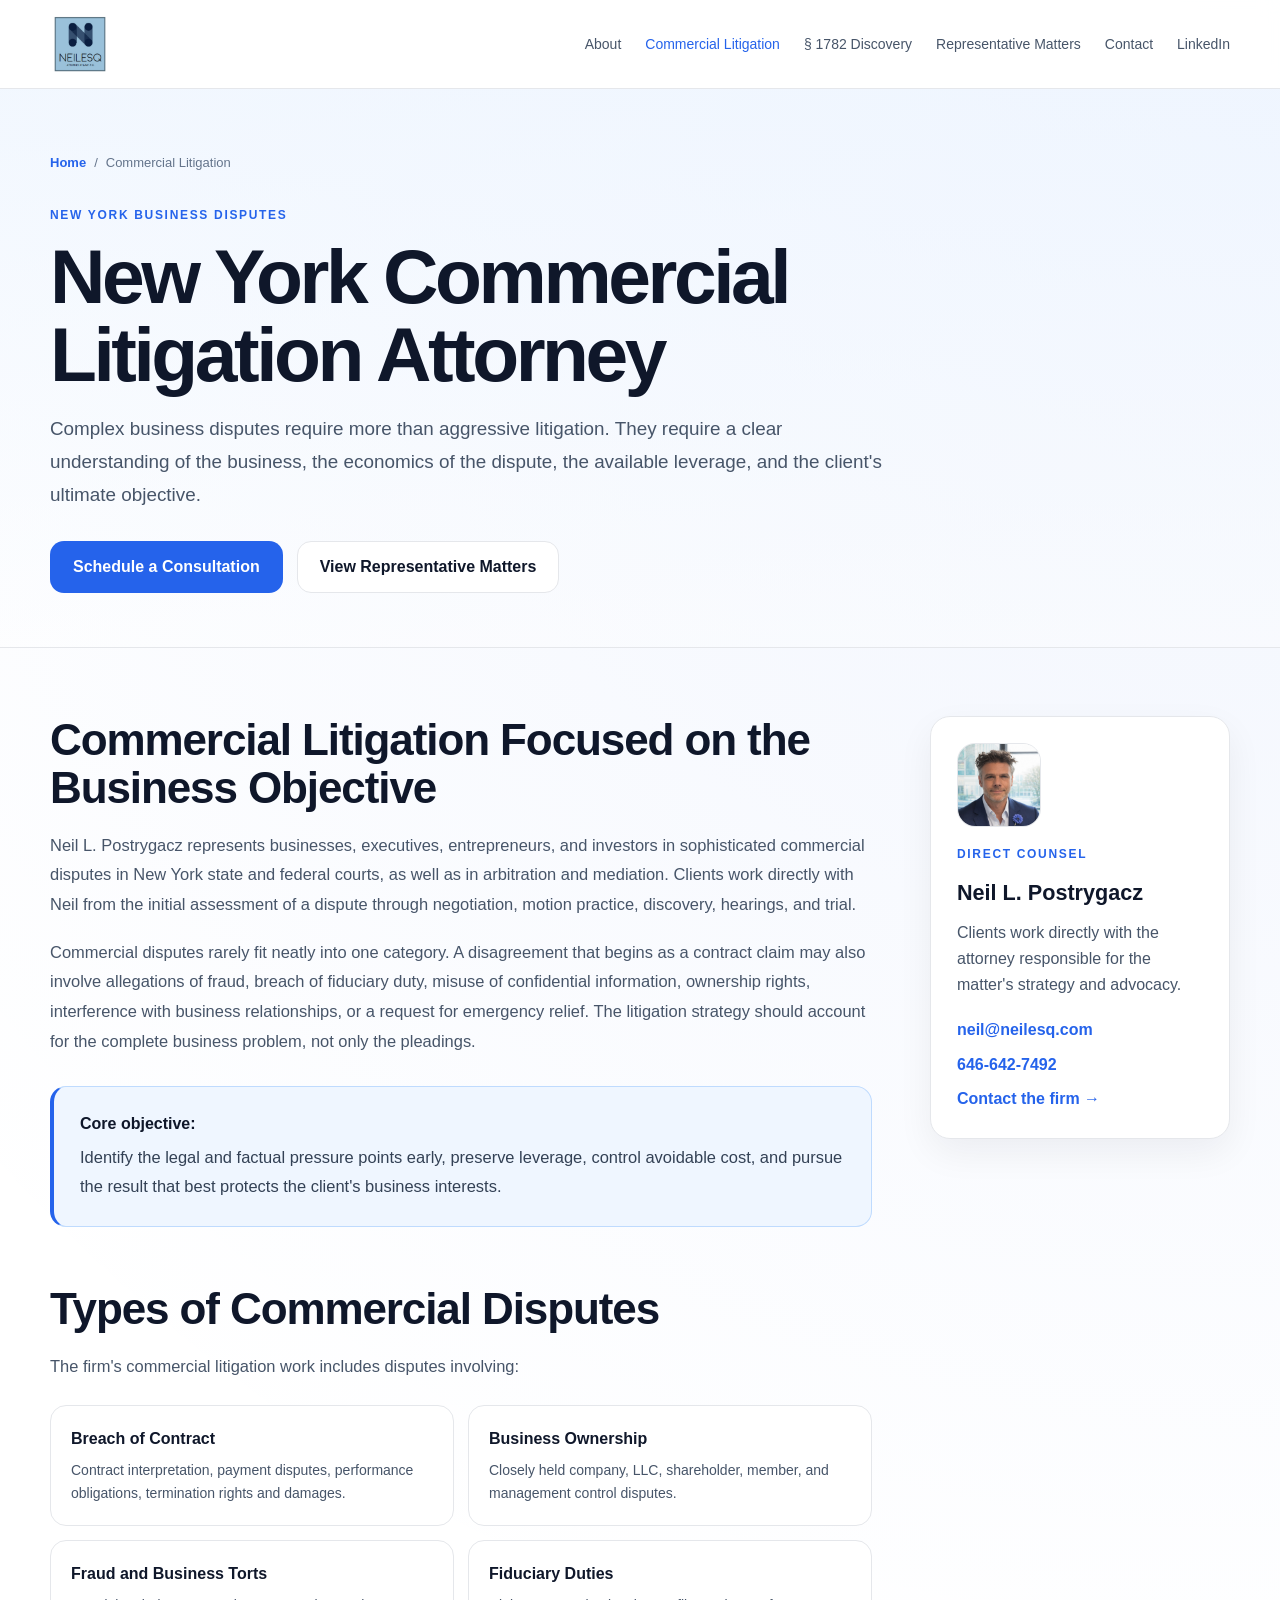
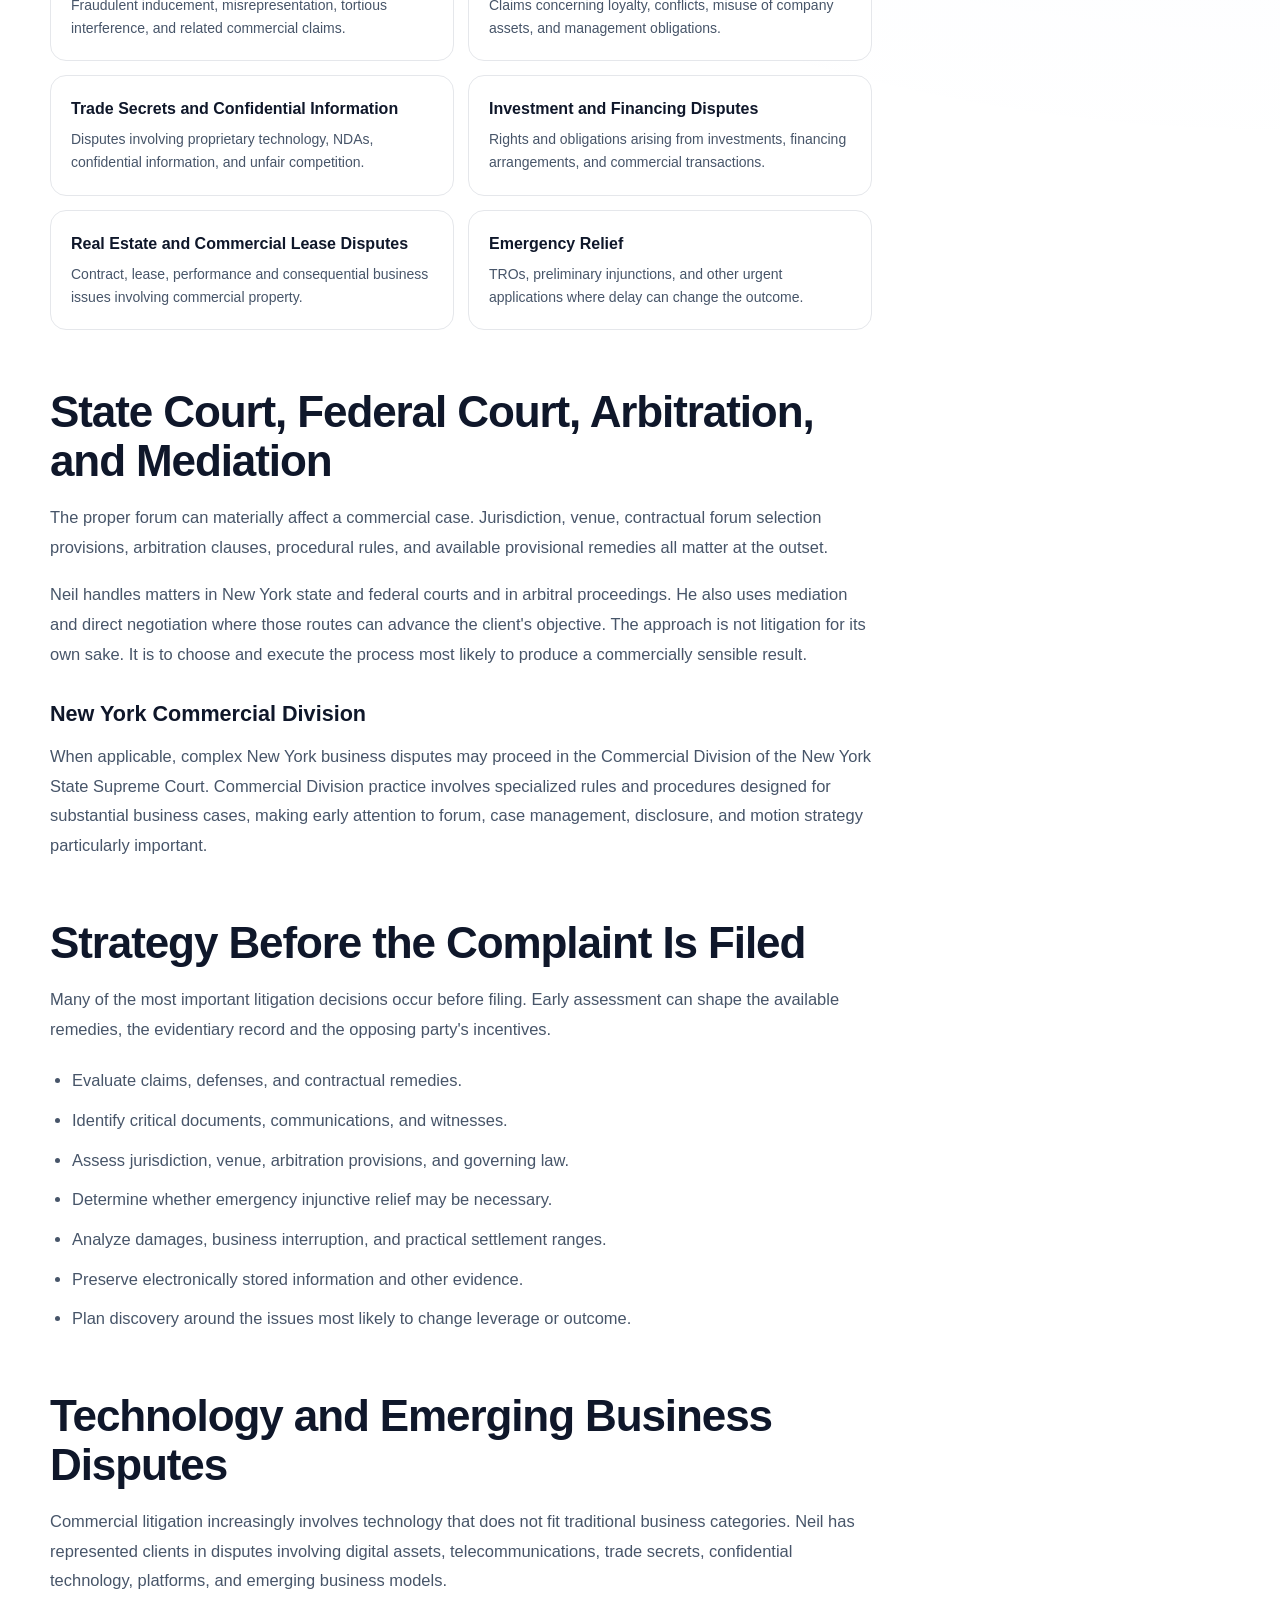
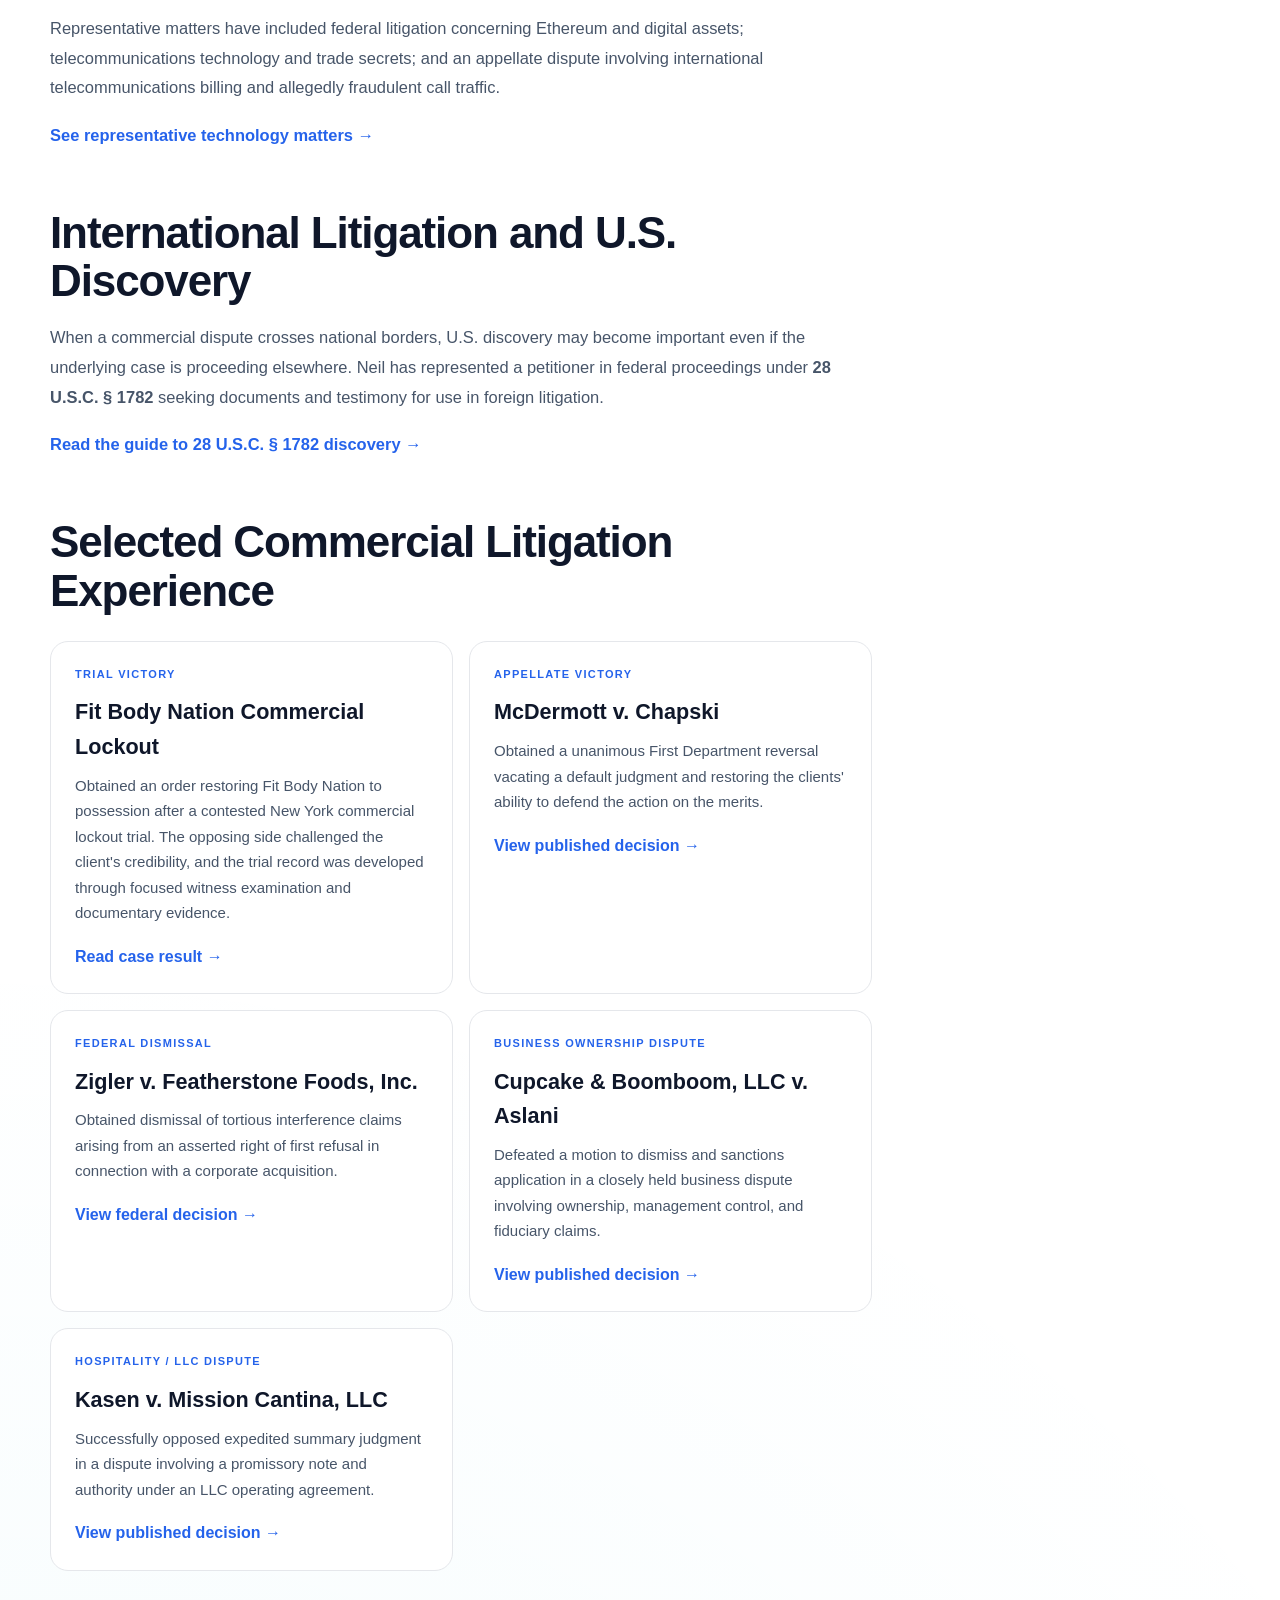
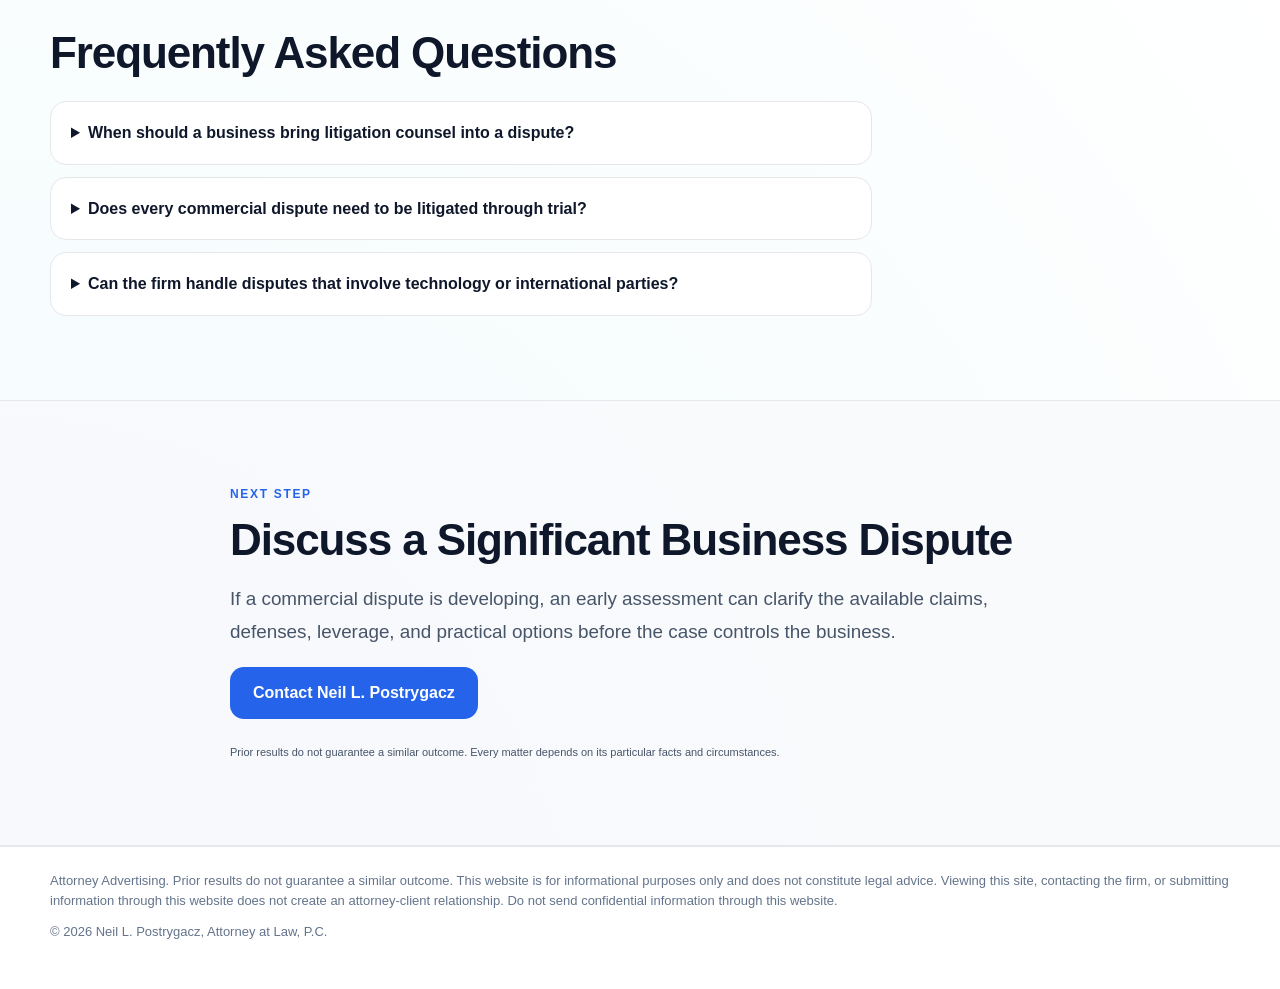
<file: commercial-litigation.html>
<!doctype html>
<html lang="en">
<head>
  <meta charset="utf-8" />
  <meta name="viewport" content="width=device-width, initial-scale=1" />
  <title>New York Commercial Litigation Attorney | Neil L. Postrygacz</title>
  <meta name="description" content="New York commercial litigation attorney Neil L. Postrygacz handles contract, ownership, fraud, fiduciary duty, and other complex business disputes." />
  <meta name="author" content="Neil L. Postrygacz" />
  <meta name="robots" content="index, follow" />
  <link rel="canonical" href="https://www.neilesq.com/commercial-litigation.html" />

  <meta property="og:title" content="New York Commercial Litigation Attorney | Neil L. Postrygacz" />
  <meta property="og:description" content="Direct representation for complex business disputes in New York state and federal courts, arbitration, and mediation." />
  <meta property="og:type" content="website" />
  <meta property="og:url" content="https://www.neilesq.com/commercial-litigation.html" />
  <meta property="og:site_name" content="Neil L. Postrygacz, Attorney at Law, P.C." />
  <meta property="og:image" content="https://www.neilesq.com/assets/boardroom.jpg" />
  <meta name="twitter:card" content="summary_large_image" />
  <meta name="twitter:title" content="New York Commercial Litigation Attorney | Neil L. Postrygacz" />
  <meta name="twitter:description" content="Direct representation for complex business disputes in New York state and federal courts, arbitration, and mediation." />
  <meta name="theme-color" content="#ffffff" />

  <link rel="icon" type="image/png" href="assets/favicon.png" />
  <link rel="stylesheet" href="styles.css" />

  <script type="application/ld+json">
{
  "@context": "https://schema.org",
  "@graph": [
    {
      "@type": "LegalService",
      "@id": "https://www.neilesq.com/#firm",
      "name": "Neil L. Postrygacz, Attorney at Law, P.C.",
      "url": "https://www.neilesq.com/",
      "telephone": "+1-646-642-7492",
      "email": "neil@neilesq.com",
      "address": {
        "@type": "PostalAddress",
        "streetAddress": "87 Walker Street, 2nd Floor",
        "addressLocality": "New York",
        "addressRegion": "NY",
        "postalCode": "10013",
        "addressCountry": "US"
      },
      "logo": "https://www.neilesq.com/assets/logo.png",
      "image": "https://www.neilesq.com/assets/headshot.jpg",
      "areaServed": [
        "New York",
        "United States"
      ],
      "founder": {
        "@id": "https://www.neilesq.com/#neil-postrygacz"
      },
      "serviceType": [
        "Commercial Litigation",
        "Business Disputes",
        "Arbitration",
        "Mediation"
      ]
    },
    {
      "@type": "WebSite",
      "@id": "https://www.neilesq.com/#website",
      "url": "https://www.neilesq.com/",
      "name": "Neil L. Postrygacz, Attorney at Law, P.C."
    },
    {
      "@type": "WebPage",
      "@id": "https://www.neilesq.com/commercial-litigation.html#webpage",
      "url": "https://www.neilesq.com/commercial-litigation.html",
      "name": "New York Commercial Litigation Attorney",
      "description": "Representation for businesses, executives and investors in complex commercial disputes.",
      "about": {
        "@id": "https://www.neilesq.com/commercial-litigation.html#service"
      },
      "isPartOf": {
        "@id": "https://www.neilesq.com/#website"
      },
      "primaryImageOfPage": {
        "@type": "ImageObject",
        "url": "https://www.neilesq.com/assets/boardroom.jpg"
      }
    },
    {
      "@type": "BreadcrumbList",
      "itemListElement": [
        {
          "@type": "ListItem",
          "position": 1,
          "name": "Home",
          "item": "https://www.neilesq.com/"
        },
        {
          "@type": "ListItem",
          "position": 2,
          "name": "Commercial Litigation",
          "item": "https://www.neilesq.com/commercial-litigation.html"
        }
      ]
    },
    {
      "@type": "Person",
      "@id": "https://www.neilesq.com/#neil-postrygacz",
      "name": "Neil L. Postrygacz",
      "jobTitle": "Attorney at Law",
      "worksFor": {
        "@id": "https://www.neilesq.com/#firm"
      },
      "url": "https://www.neilesq.com/",
      "image": "https://www.neilesq.com/assets/headshot.jpg"
    },
    {
      "@type": "Service",
      "@id": "https://www.neilesq.com/commercial-litigation.html#service",
      "name": "New York Commercial Litigation",
      "serviceType": "Commercial litigation and business dispute representation",
      "provider": {
        "@id": "https://www.neilesq.com/#firm"
      },
      "areaServed": {
        "@type": "State",
        "name": "New York"
      },
      "url": "https://www.neilesq.com/commercial-litigation.html"
    },
    {
      "@type": "FAQPage",
      "@id": "https://www.neilesq.com/commercial-litigation.html#faq",
      "url": "https://www.neilesq.com/commercial-litigation.html#faq",
      "isPartOf": {
        "@id": "https://www.neilesq.com/commercial-litigation.html#webpage"
      },
      "mainEntity": [
        {
          "@type": "Question",
          "name": "When should a business bring litigation counsel into a dispute?",
          "acceptedAnswer": {
            "@type": "Answer",
            "text": "Usually before positions harden or evidence is lost. Early involvement can help preserve documents, evaluate contractual notice requirements, identify emergency remedies, and shape communications so that business negotiations and litigation strategy work together rather than against each other."
          }
        },
        {
          "@type": "Question",
          "name": "Does every commercial dispute need to be litigated through trial?",
          "acceptedAnswer": {
            "@type": "Answer",
            "text": "No. Many disputes resolve through negotiation, mediation, motion practice or a negotiated business solution. The appropriate route depends on the claims, evidence, economics, timing, and the client's objectives."
          }
        },
        {
          "@type": "Question",
          "name": "Can the firm handle disputes that involve technology or international parties?",
          "acceptedAnswer": {
            "@type": "Answer",
            "text": "Yes. The firm's representative matters include disputes involving digital assets, telecommunications, trade secrets, and international discovery for use in foreign litigation."
          }
        }
      ]
    }
  ]
}
  </script>
</head>

<body>
  <header class="site-header">
    <div class="container nav">
      <a href="/" class="brand" aria-label="Neil L. Postrygacz home">
        <img src="assets/logo.png" alt="Neil L. Postrygacz, Attorney at Law, P.C." />
      </a>
      <button class="menu-toggle" aria-label="Toggle menu" onclick="document.body.classList.toggle('menu-open')">Menu</button>
      <nav class="nav-links" aria-label="Primary navigation">
        <a href="/#about">About</a>
        <a href="/commercial-litigation.html" aria-current="page">Commercial Litigation</a>
        <a href="/1782-discovery.html">§ 1782 Discovery</a>
        <a href="/#results">Representative Matters</a>
        <a href="/#contact">Contact</a>
        <a href="https://www.linkedin.com/in/neil-postrygacz-98832410/" target="_blank" rel="noopener">LinkedIn</a>
      </nav>
    </div>
  </header>

  <main>
    <section class="page-hero">
      <div class="container">
        <nav class="breadcrumbs" aria-label="Breadcrumb">
          <a href="/">Home</a><span aria-hidden="true">/</span><span>Commercial Litigation</span>
        </nav>
        <span class="section-kicker standalone">NEW YORK BUSINESS DISPUTES</span>
        <h1>New York Commercial Litigation Attorney</h1>
        <p class="page-lead">Complex business disputes require more than aggressive litigation. They require a clear understanding of the business, the economics of the dispute, the available leverage, and the client's ultimate objective.</p>
        <div class="hero-actions left">
          <a class="button primary" href="/#contact">Schedule a Consultation</a>
          <a class="button secondary" href="/#results">View Representative Matters</a>
        </div>
      </div>
    </section>

    <section class="section page-section">
      <div class="container content-layout">
        <article class="content-main">
          <h2>Commercial Litigation Focused on the Business Objective</h2>
          <p>Neil L. Postrygacz represents businesses, executives, entrepreneurs, and investors in sophisticated commercial disputes in New York state and federal courts, as well as in arbitration and mediation. Clients work directly with Neil from the initial assessment of a dispute through negotiation, motion practice, discovery, hearings, and trial.</p>

          <p>Commercial disputes rarely fit neatly into one category. A disagreement that begins as a contract claim may also involve allegations of fraud, breach of fiduciary duty, misuse of confidential information, ownership rights, interference with business relationships, or a request for emergency relief. The litigation strategy should account for the complete business problem, not only the pleadings.</p>

          <div class="callout">
            <strong>Core objective:</strong>
            <p>Identify the legal and factual pressure points early, preserve leverage, control avoidable cost, and pursue the result that best protects the client's business interests.</p>
          </div>

          <h2>Types of Commercial Disputes</h2>
          <p>The firm's commercial litigation work includes disputes involving:</p>

          <div class="topic-grid">
            <div class="topic-card"><strong>Breach of Contract</strong><span>Contract interpretation, payment disputes, performance obligations, termination rights and damages.</span></div>
            <div class="topic-card"><strong>Business Ownership</strong><span>Closely held company, LLC, shareholder, member, and management control disputes.</span></div>
            <div class="topic-card"><strong>Fraud and Business Torts</strong><span>Fraudulent inducement, misrepresentation, tortious interference, and related commercial claims.</span></div>
            <div class="topic-card"><strong>Fiduciary Duties</strong><span>Claims concerning loyalty, conflicts, misuse of company assets, and management obligations.</span></div>
            <div class="topic-card"><strong>Trade Secrets and Confidential Information</strong><span>Disputes involving proprietary technology, NDAs, confidential information, and unfair competition.</span></div>
            <div class="topic-card"><strong>Investment and Financing Disputes</strong><span>Rights and obligations arising from investments, financing arrangements, and commercial transactions.</span></div>
            <div class="topic-card"><strong>Real Estate and Commercial Lease Disputes</strong><span>Contract, lease, performance and consequential business issues involving commercial property.</span></div>
            <div class="topic-card"><strong>Emergency Relief</strong><span>TROs, preliminary injunctions, and other urgent applications where delay can change the outcome.</span></div>
          </div>

          <h2>State Court, Federal Court, Arbitration, and Mediation</h2>
          <p>The proper forum can materially affect a commercial case. Jurisdiction, venue, contractual forum selection provisions, arbitration clauses, procedural rules, and available provisional remedies all matter at the outset.</p>

          <p>Neil handles matters in New York state and federal courts and in arbitral proceedings. He also uses mediation and direct negotiation where those routes can advance the client's objective. The approach is not litigation for its own sake. It is to choose and execute the process most likely to produce a commercially sensible result.</p>

          <h3>New York Commercial Division</h3>
          <p>When applicable, complex New York business disputes may proceed in the Commercial Division of the New York State Supreme Court. Commercial Division practice involves specialized rules and procedures designed for substantial business cases, making early attention to forum, case management, disclosure, and motion strategy particularly important.</p>

          <h2>Strategy Before the Complaint Is Filed</h2>
          <p>Many of the most important litigation decisions occur before filing. Early assessment can shape the available remedies, the evidentiary record and the opposing party's incentives.</p>

          <ul class="check-list">
            <li>Evaluate claims, defenses, and contractual remedies.</li>
            <li>Identify critical documents, communications, and witnesses.</li>
            <li>Assess jurisdiction, venue, arbitration provisions, and governing law.</li>
            <li>Determine whether emergency injunctive relief may be necessary.</li>
            <li>Analyze damages, business interruption, and practical settlement ranges.</li>
            <li>Preserve electronically stored information and other evidence.</li>
            <li>Plan discovery around the issues most likely to change leverage or outcome.</li>
          </ul>

          <h2>Technology and Emerging Business Disputes</h2>
          <p>Commercial litigation increasingly involves technology that does not fit traditional business categories. Neil has represented clients in disputes involving digital assets, telecommunications, trade secrets, confidential technology, platforms, and emerging business models.</p>

          <p>Representative matters have included federal litigation concerning Ethereum and digital assets; telecommunications technology and trade secrets; and an appellate dispute involving international telecommunications billing and allegedly fraudulent call traffic.</p>

          <p><a class="text-link" href="/#results">See representative technology matters →</a></p>

          <h2>International Litigation and U.S. Discovery</h2>
          <p>When a commercial dispute crosses national borders, U.S. discovery may become important even if the underlying case is proceeding elsewhere. Neil has represented a petitioner in federal proceedings under <strong>28 U.S.C. § 1782</strong> seeking documents and testimony for use in foreign litigation.</p>

          <p><a class="text-link" href="/1782-discovery.html">Read the guide to 28 U.S.C. § 1782 discovery →</a></p>

          <h2>Selected Commercial Litigation Experience</h2>
          <div class="matter-list">
            <div class="matter-item">
              <span class="result-label">TRIAL VICTORY</span>
              <h3>Fit Body Nation Commercial Lockout</h3>
              <p>Obtained an order restoring Fit Body Nation to possession after a contested New York commercial lockout trial. The opposing side challenged the client's credibility, and the trial record was developed through focused witness examination and documentary evidence.</p>
              <a class="text-link" href="/fit-body-nation-commercial-lockout-victory.html">Read case result →</a>
            </div>
            <div class="matter-item">
              <span class="result-label">APPELLATE VICTORY</span>
              <h3>McDermott v. Chapski</h3>
              <p>Obtained a unanimous First Department reversal vacating a default judgment and restoring the clients' ability to defend the action on the merits.</p>
              <a class="text-link" href="https://www.nycourts.gov/reporter/3dseries/2016/2016_04679.htm" target="_blank" rel="noopener noreferrer">View published decision →</a>
            </div>
            <div class="matter-item">
              <span class="result-label">FEDERAL DISMISSAL</span>
              <h3>Zigler v. Featherstone Foods, Inc.</h3>
              <p>Obtained dismissal of tortious interference claims arising from an asserted right of first refusal in connection with a corporate acquisition.</p>
              <a class="text-link" href="https://law.justia.com/cases/federal/district-courts/new-york/nysdce/1%3A2020cv02462/534719/49/" target="_blank" rel="noopener noreferrer">View federal decision →</a>
            </div>
            <div class="matter-item">
              <span class="result-label">BUSINESS OWNERSHIP DISPUTE</span>
              <h3>Cupcake &amp; Boomboom, LLC v. Aslani</h3>
              <p>Defeated a motion to dismiss and sanctions application in a closely held business dispute involving ownership, management control, and fiduciary claims.</p>
              <a class="text-link" href="https://www.nycourts.gov/reporter/pdfs/2016/2016_32310.pdf" target="_blank" rel="noopener noreferrer">View published decision →</a>
            </div>
            <div class="matter-item">
              <span class="result-label">HOSPITALITY / LLC DISPUTE</span>
              <h3>Kasen v. Mission Cantina, LLC</h3>
              <p>Successfully opposed expedited summary judgment in a dispute involving a promissory note and authority under an LLC operating agreement.</p>
              <a class="text-link" href="https://law.justia.com/cases/new-york/other-courts/2018/2018-ny-slip-op-51017-u.html" target="_blank" rel="noopener noreferrer">View published decision →</a>
            </div>
          </div>

          <h2>Frequently Asked Questions</h2>
          <div class="faq-list">
            <details>
              <summary>When should a business bring litigation counsel into a dispute?</summary>
              <p>Usually before positions harden or evidence is lost. Early involvement can help preserve documents, evaluate contractual notice requirements, identify emergency remedies and shape communications so that business negotiations and litigation strategy work together rather than against each other.</p>
            </details>
            <details>
              <summary>Does every commercial dispute need to be litigated through trial?</summary>
              <p>No. Many disputes resolve through negotiation, mediation, motion practice or a negotiated business solution. The appropriate route depends on the claims, evidence, economics, timing and the client's objectives.</p>
            </details>
            <details>
              <summary>Can the firm handle disputes that involve technology or international parties?</summary>
              <p>Yes. The firm's representative matters include disputes involving digital assets, telecommunications, trade secrets, and international discovery for use in foreign litigation.</p>
            </details>
          </div>
        </article>

        <aside class="content-sidebar">
          <div class="sidebar-card sticky-card">
            <img class="sidebar-headshot" src="assets/headshot.jpg" alt="Neil L. Postrygacz" />
            <span class="section-kicker standalone">DIRECT COUNSEL</span>
            <h3>Neil L. Postrygacz</h3>
            <p>Clients work directly with the attorney responsible for the matter's strategy and advocacy.</p>
            <div class="sidebar-links">
              <a href="mailto:neil@neilesq.com">neil@neilesq.com</a>
              <a href="tel:+16466427492">646-642-7492</a>
              <a href="/#contact">Contact the firm →</a>
            </div>
          </div>
        </aside>
      </div>
    </section>

    <section class="section alt">
      <div class="container narrow">
        <span class="section-kicker standalone">NEXT STEP</span>
        <h2>Discuss a Significant Business Dispute</h2>
        <p class="page-lead compact">If a commercial dispute is developing, an early assessment can clarify the available claims, defenses, leverage, and practical options before the case controls the business.</p>
        <a class="button primary" href="mailto:neil@neilesq.com">Contact Neil L. Postrygacz</a>
        <p class="results-disclaimer left-align">Prior results do not guarantee a similar outcome. Every matter depends on its particular facts and circumstances.</p>
      </div>
    </section>
  </main>

  <footer class="site-footer">
    <div class="container footer-text">
      <p>Attorney Advertising. Prior results do not guarantee a similar outcome. This website is for informational purposes only and does not constitute legal advice. Viewing this site, contacting the firm, or submitting information through this website does not create an attorney-client relationship. Do not send confidential information through this website.</p>
      <p>© 2026 Neil L. Postrygacz, Attorney at Law, P.C.</p>
    </div>
  </footer>
</body>
</html>
</file>
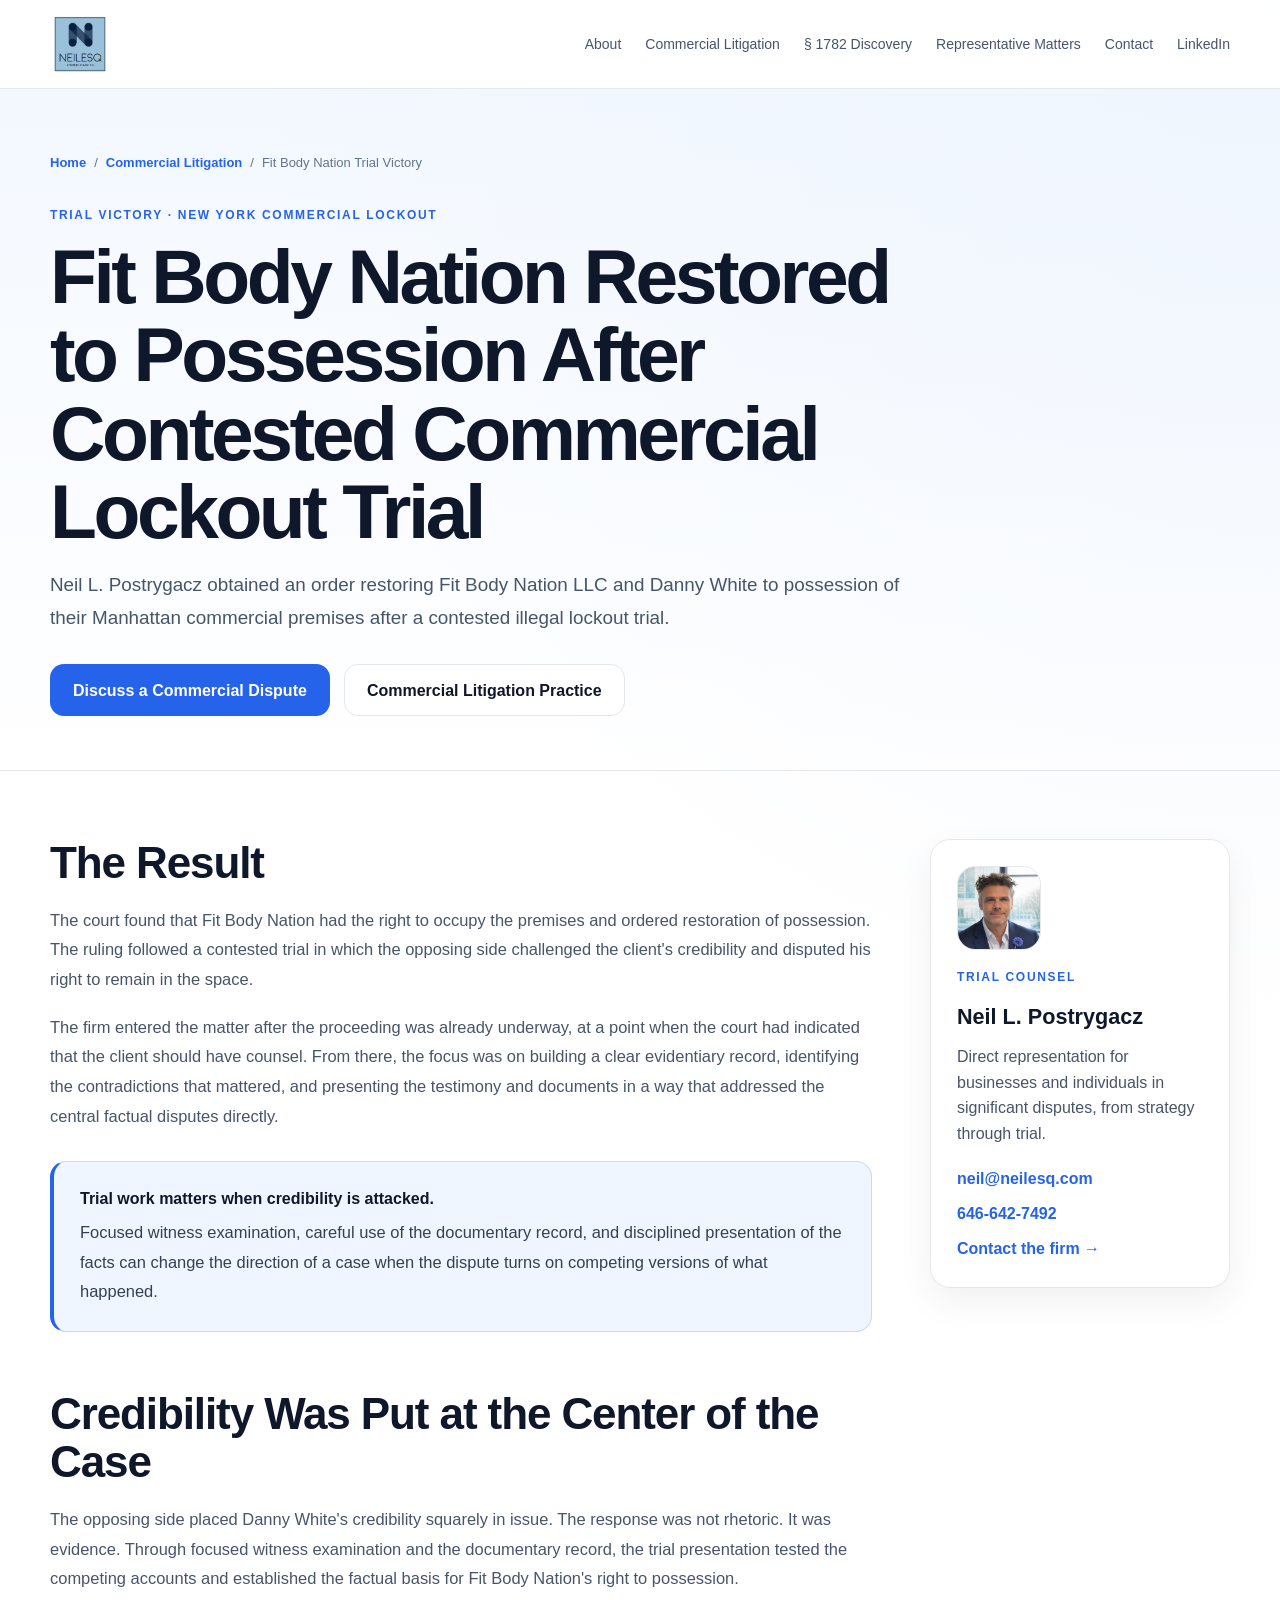
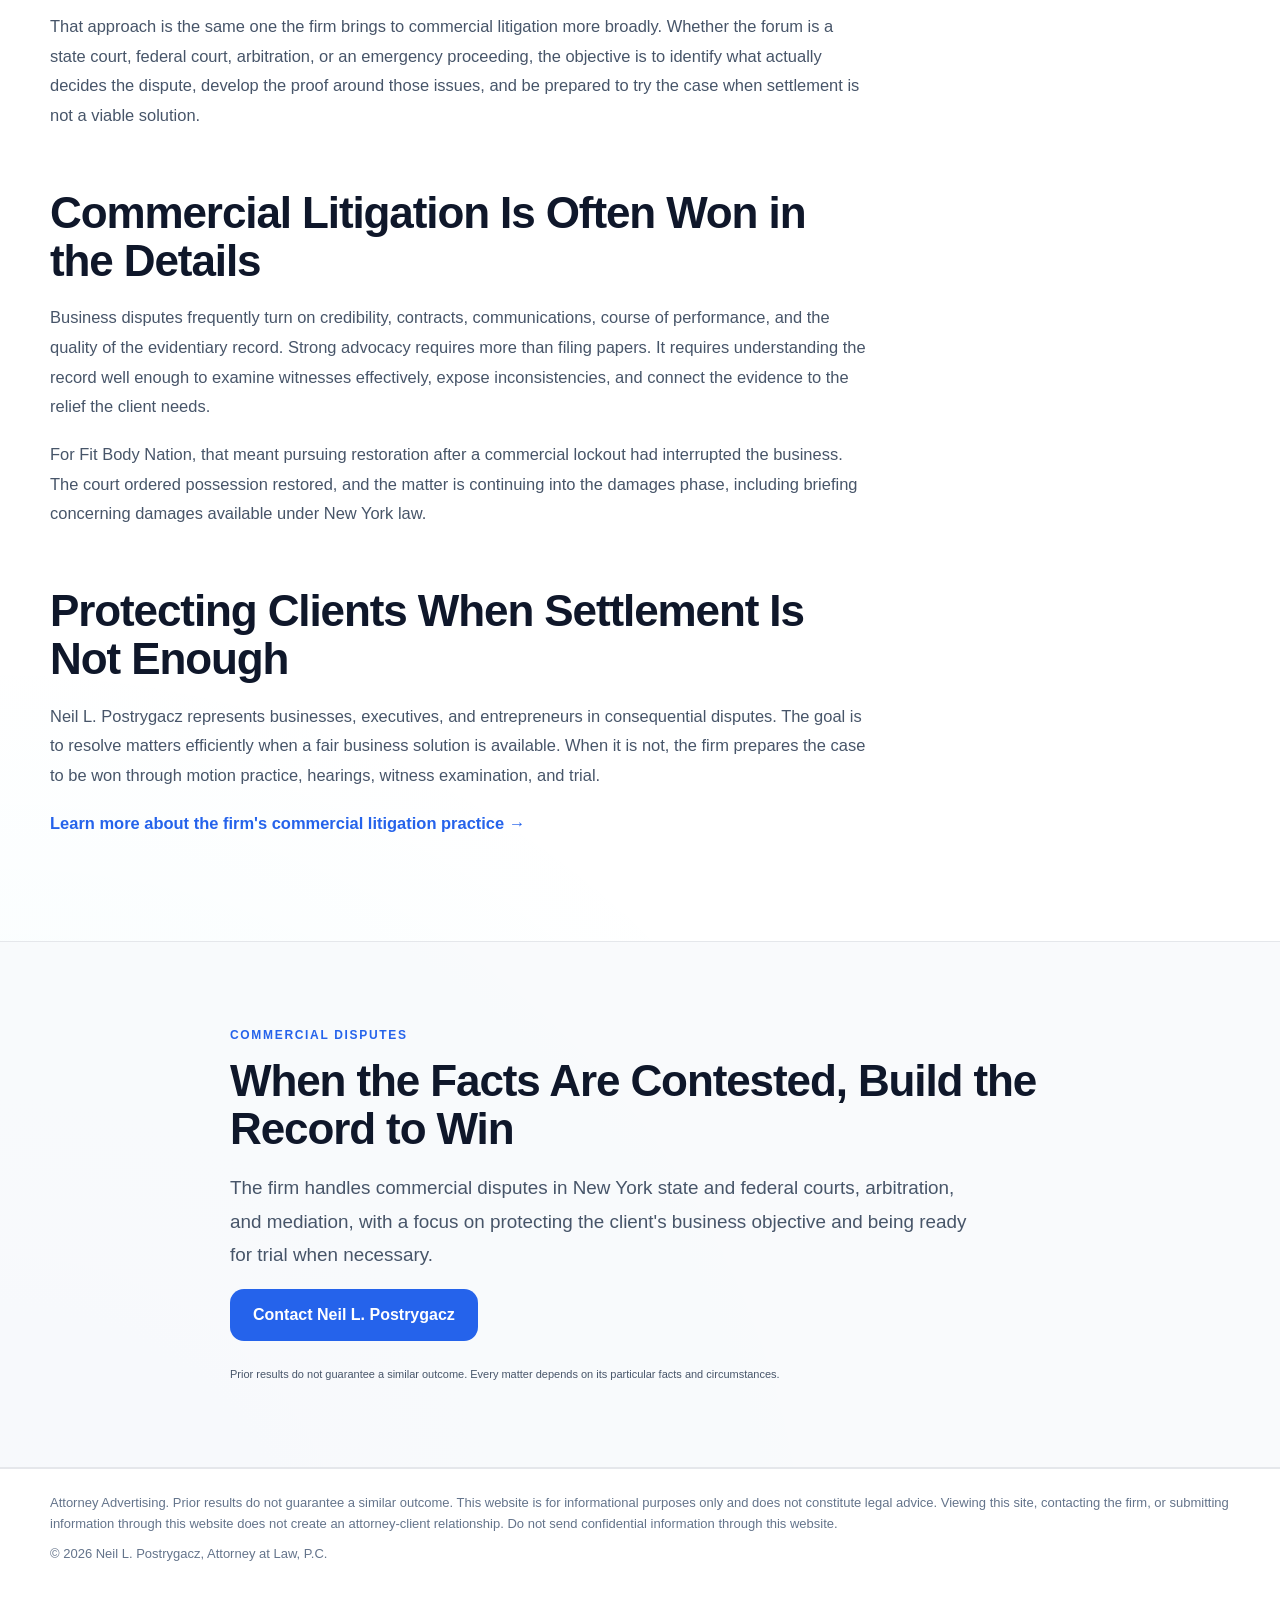
<file: fit-body-nation-commercial-lockout-victory.html>
<!doctype html>
<html lang="en">
<head>
  <meta charset="utf-8" />
  <meta name="viewport" content="width=device-width, initial-scale=1" />
  <title>NY Commercial Lockout Trial Victory | Neil L. Postrygacz</title>
  <meta name="description" content="Neil L. Postrygacz obtained an order restoring Fit Body Nation to its Manhattan commercial premises after a contested New York illegal lockout trial." />
  <meta name="robots" content="index, follow" />
  <link rel="canonical" href="https://www.neilesq.com/fit-body-nation-commercial-lockout-victory.html" />

  <meta property="og:title" content="Trial Victory: Fit Body Nation Restored to Possession After Commercial Lockout" />
  <meta property="og:description" content="A contested New York commercial lockout trial resulted in restoration of Fit Body Nation to possession, with damages proceedings continuing." />
  <meta property="og:type" content="article" />
  <meta property="og:url" content="https://www.neilesq.com/fit-body-nation-commercial-lockout-victory.html" />
  <meta property="og:image" content="https://www.neilesq.com/assets/boardroom.jpg" />
  <meta name="twitter:card" content="summary_large_image" />
  <meta name="twitter:title" content="Trial Victory: Fit Body Nation Restored to Possession" />
  <meta name="twitter:description" content="Neil L. Postrygacz obtained restoration of Fit Body Nation after a contested New York commercial lockout trial." />
  <meta name="theme-color" content="#ffffff" />

  <link rel="icon" type="image/png" href="assets/favicon.png" />
  <link rel="stylesheet" href="styles.css" />

  <script type="application/ld+json">
  {
    "@context": "https://schema.org",
    "@graph": [
      {
        "@type": "LegalService",
        "@id": "https://www.neilesq.com/#firm",
        "name": "Neil L. Postrygacz, Attorney at Law, P.C.",
        "url": "https://www.neilesq.com/",
        "telephone": "+1-646-642-7492",
        "email": "neil@neilesq.com"
      },
      {
        "@type": "Article",
        "@id": "https://www.neilesq.com/fit-body-nation-commercial-lockout-victory.html#article",
        "headline": "Trial Victory: Fit Body Nation Restored to Possession After Commercial Lockout",
        "description": "Neil L. Postrygacz obtained an order restoring Fit Body Nation to its Manhattan commercial premises after a contested New York illegal lockout trial.",
        "datePublished": "2026-09-24",
        "dateModified": "2026-09-24",
        "author": {
          "@type": "Person",
          "name": "Neil L. Postrygacz",
          "url": "https://www.neilesq.com/"
        },
        "publisher": {"@id": "https://www.neilesq.com/#firm"},
        "mainEntityOfPage": "https://www.neilesq.com/fit-body-nation-commercial-lockout-victory.html"
      },
      {
        "@type": "BreadcrumbList",
        "itemListElement": [
          {
            "@type": "ListItem",
            "position": 1,
            "name": "Home",
            "item": "https://www.neilesq.com/"
          },
          {
            "@type": "ListItem",
            "position": 2,
            "name": "Commercial Litigation",
            "item": "https://www.neilesq.com/commercial-litigation.html"
          },
          {
            "@type": "ListItem",
            "position": 3,
            "name": "Fit Body Nation Trial Victory",
            "item": "https://www.neilesq.com/fit-body-nation-commercial-lockout-victory.html"
          }
        ]
      }
    ]
  }
  </script>
</head>

<body>
  <header class="site-header">
    <div class="container nav">
      <a href="/" class="brand" aria-label="Neil L. Postrygacz home">
        <img src="assets/logo.png" alt="Neil L. Postrygacz, Attorney at Law, P.C." />
      </a>
      <button class="menu-toggle" aria-label="Toggle menu" onclick="document.body.classList.toggle('menu-open')">Menu</button>
      <nav class="nav-links" aria-label="Primary navigation">
        <a href="/#about">About</a>
        <a href="/commercial-litigation.html">Commercial Litigation</a>
        <a href="/1782-discovery.html">§ 1782 Discovery</a>
        <a href="/#results">Representative Matters</a>
        <a href="/#contact">Contact</a>
        <a href="https://www.linkedin.com/in/neil-postrygacz-98832410/" target="_blank" rel="noopener">LinkedIn</a>
      </nav>
    </div>
  </header>

  <main>
    <section class="page-hero">
      <div class="container">
        <nav class="breadcrumbs" aria-label="Breadcrumb">
          <a href="/">Home</a><span aria-hidden="true">/</span>
          <a href="/commercial-litigation.html">Commercial Litigation</a><span aria-hidden="true">/</span>
          <span>Fit Body Nation Trial Victory</span>
        </nav>
        <span class="section-kicker standalone">TRIAL VICTORY · NEW YORK COMMERCIAL LOCKOUT</span>
        <h1>Fit Body Nation Restored to Possession After Contested Commercial Lockout Trial</h1>
        <p class="page-lead">Neil L. Postrygacz obtained an order restoring Fit Body Nation LLC and Danny White to possession of their Manhattan commercial premises after a contested illegal lockout trial.</p>
        <div class="hero-actions left">
          <a class="button primary" href="/#contact">Discuss a Commercial Dispute</a>
          <a class="button secondary" href="/commercial-litigation.html">Commercial Litigation Practice</a>
        </div>
      </div>
    </section>

    <section class="section page-section">
      <div class="container content-layout">
        <article class="content-main">
          <h2>The Result</h2>
          <p>The court found that Fit Body Nation had the right to occupy the premises and ordered restoration of possession. The ruling followed a contested trial in which the opposing side challenged the client's credibility and disputed his right to remain in the space.</p>

          <p>The firm entered the matter after the proceeding was already underway, at a point when the court had indicated that the client should have counsel. From there, the focus was on building a clear evidentiary record, identifying the contradictions that mattered, and presenting the testimony and documents in a way that addressed the central factual disputes directly.</p>

          <div class="callout">
            <strong>Trial work matters when credibility is attacked.</strong>
            <p>Focused witness examination, careful use of the documentary record, and disciplined presentation of the facts can change the direction of a case when the dispute turns on competing versions of what happened.</p>
          </div>

          <h2>Credibility Was Put at the Center of the Case</h2>
          <p>The opposing side placed Danny White's credibility squarely in issue. The response was not rhetoric. It was evidence. Through focused witness examination and the documentary record, the trial presentation tested the competing accounts and established the factual basis for Fit Body Nation's right to possession.</p>

          <p>That approach is the same one the firm brings to commercial litigation more broadly. Whether the forum is a state court, federal court, arbitration, or an emergency proceeding, the objective is to identify what actually decides the dispute, develop the proof around those issues, and be prepared to try the case when settlement is not a viable solution.</p>

          <h2>Commercial Litigation Is Often Won in the Details</h2>
          <p>Business disputes frequently turn on credibility, contracts, communications, course of performance, and the quality of the evidentiary record. Strong advocacy requires more than filing papers. It requires understanding the record well enough to examine witnesses effectively, expose inconsistencies, and connect the evidence to the relief the client needs.</p>

          <p>For Fit Body Nation, that meant pursuing restoration after a commercial lockout had interrupted the business. The court ordered possession restored, and the matter is continuing into the damages phase, including briefing concerning damages available under New York law.</p>

          <h2>Protecting Clients When Settlement Is Not Enough</h2>
          <p>Neil L. Postrygacz represents businesses, executives, and entrepreneurs in consequential disputes. The goal is to resolve matters efficiently when a fair business solution is available. When it is not, the firm prepares the case to be won through motion practice, hearings, witness examination, and trial.</p>

          <p><a class="text-link" href="/commercial-litigation.html">Learn more about the firm's commercial litigation practice →</a></p>
        </article>

        <aside class="content-sidebar">
          <div class="sidebar-card sticky-card">
            <img class="sidebar-headshot" src="assets/headshot.jpg" alt="Neil L. Postrygacz" />
            <span class="section-kicker standalone">TRIAL COUNSEL</span>
            <h3>Neil L. Postrygacz</h3>
            <p>Direct representation for businesses and individuals in significant disputes, from strategy through trial.</p>
            <div class="sidebar-links">
              <a href="mailto:neil@neilesq.com">neil@neilesq.com</a>
              <a href="tel:+16466427492">646-642-7492</a>
              <a href="/#contact">Contact the firm →</a>
            </div>
          </div>
        </aside>
      </div>
    </section>

    <section class="section alt">
      <div class="container narrow">
        <span class="section-kicker standalone">COMMERCIAL DISPUTES</span>
        <h2>When the Facts Are Contested, Build the Record to Win</h2>
        <p class="page-lead compact">The firm handles commercial disputes in New York state and federal courts, arbitration, and mediation, with a focus on protecting the client's business objective and being ready for trial when necessary.</p>
        <a class="button primary" href="mailto:neil@neilesq.com">Contact Neil L. Postrygacz</a>
        <p class="results-disclaimer left-align">Prior results do not guarantee a similar outcome. Every matter depends on its particular facts and circumstances.</p>
      </div>
    </section>
  </main>

  <footer class="site-footer">
    <div class="container footer-text">
      <p>Attorney Advertising. Prior results do not guarantee a similar outcome. This website is for informational purposes only and does not constitute legal advice. Viewing this site, contacting the firm, or submitting information through this website does not create an attorney-client relationship. Do not send confidential information through this website.</p>
      <p>© 2026 Neil L. Postrygacz, Attorney at Law, P.C.</p>
    </div>
  </footer>
</body>
</html>
</file>
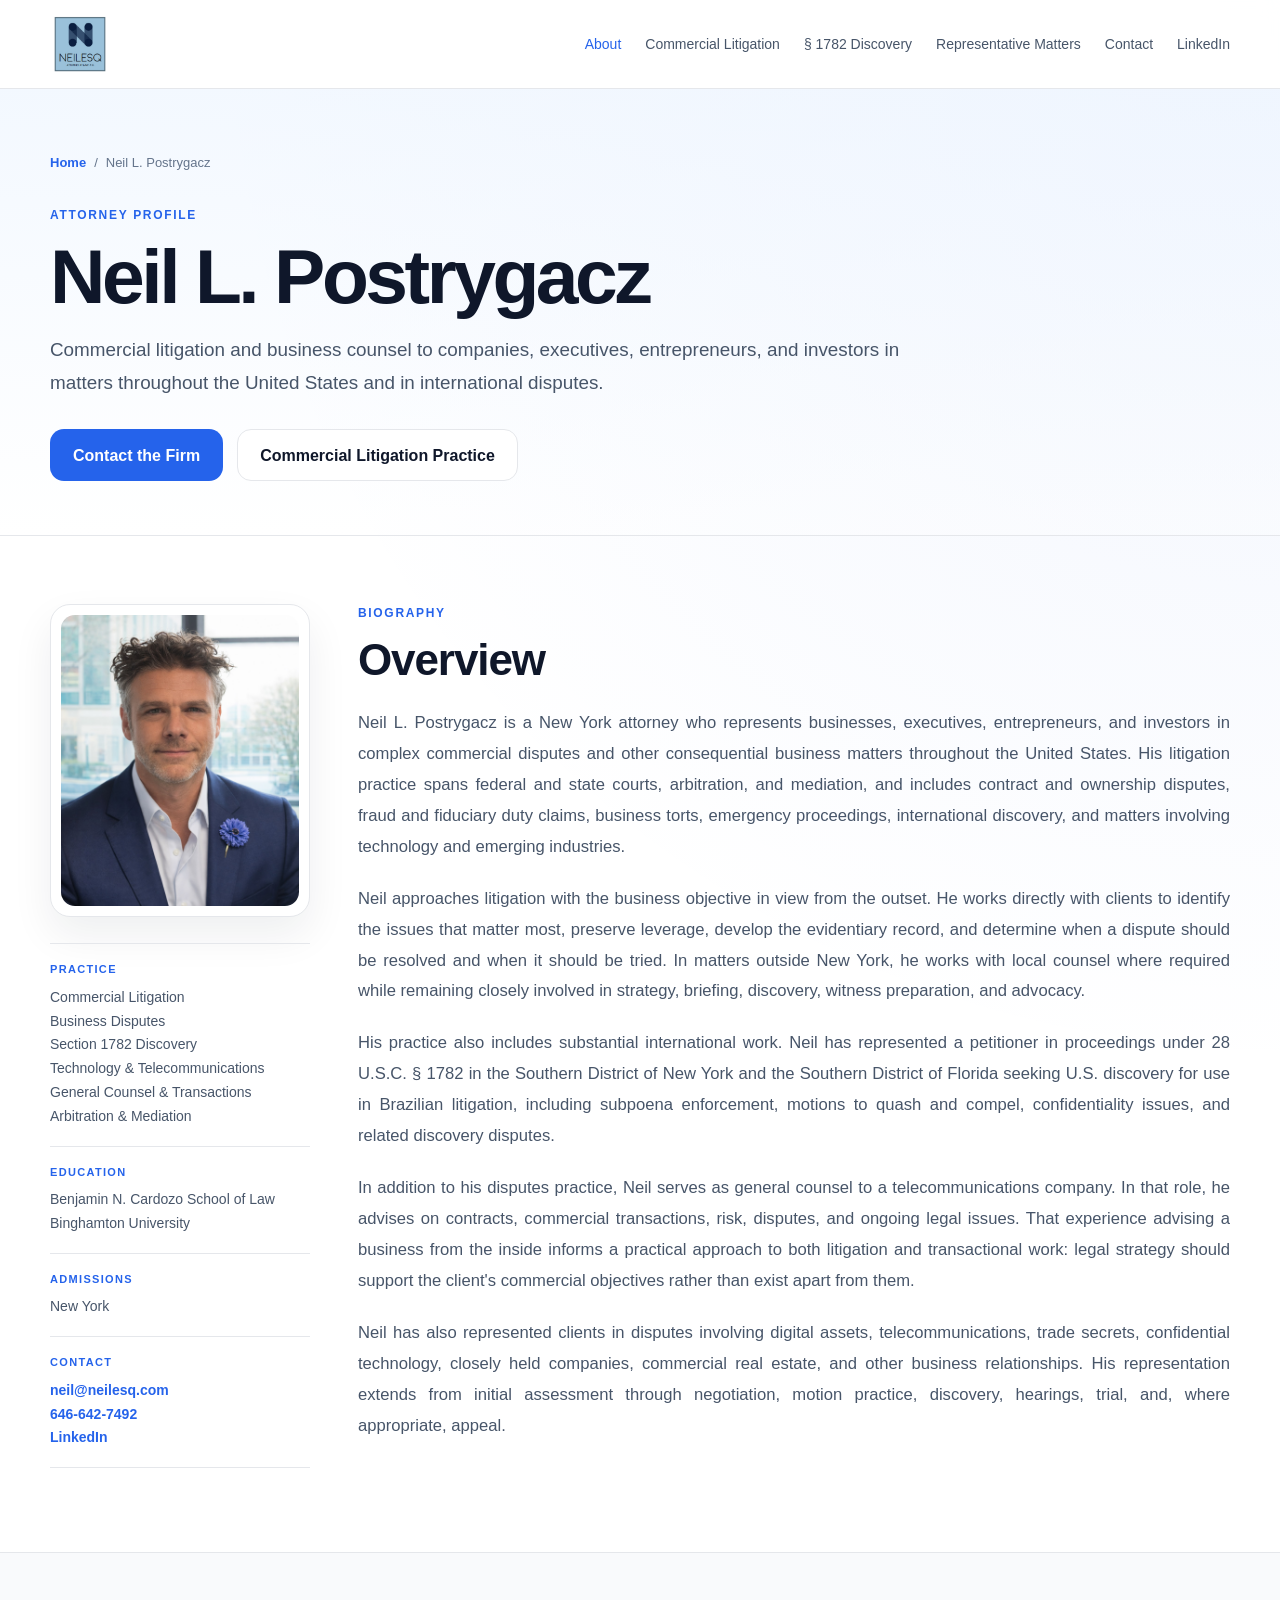
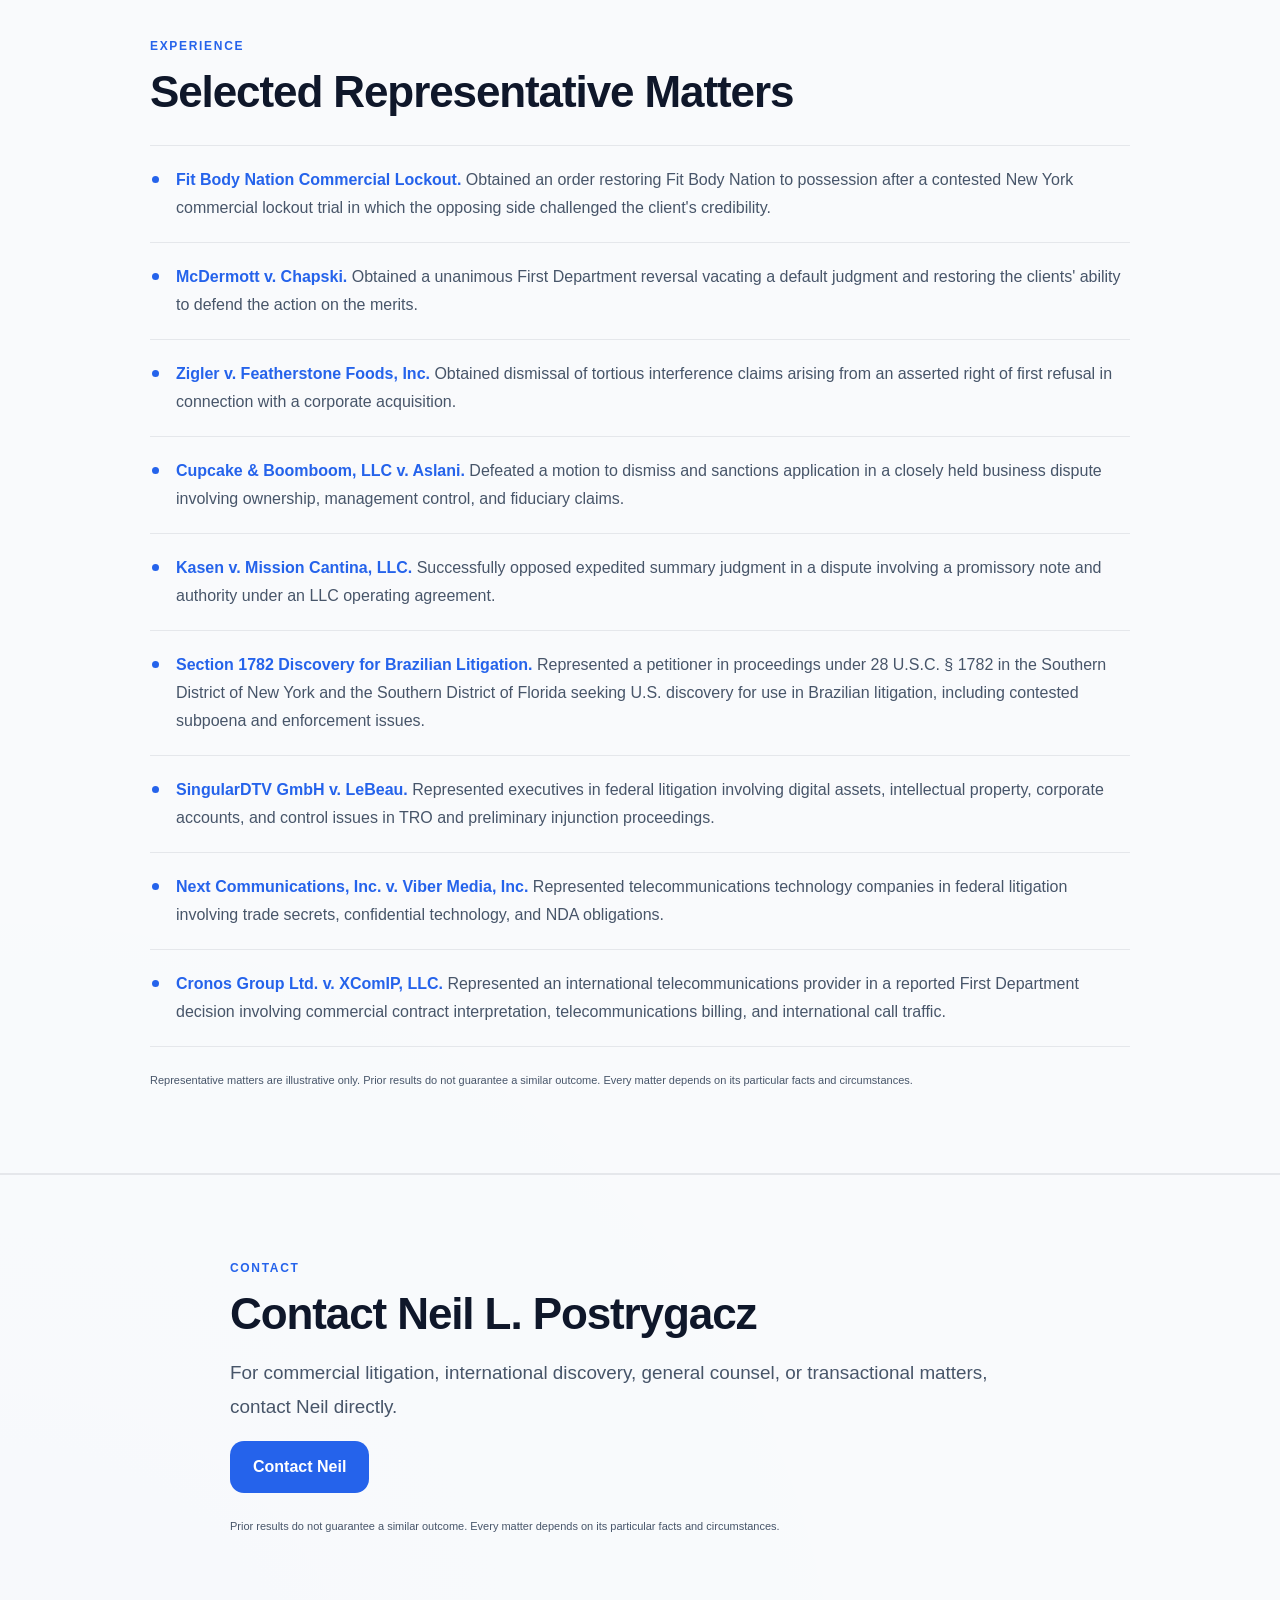
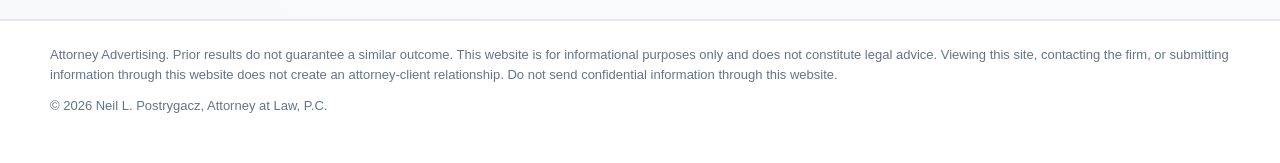
<file: neil-postrygacz.html>
<!doctype html>
<html lang="en">
<head>
  <meta charset="utf-8" />
  <meta name="viewport" content="width=device-width, initial-scale=1" />
  <title>Neil L. Postrygacz | Commercial Litigation Attorney &amp; General Counsel</title>
  <meta name="description" content="Attorney profile for Neil L. Postrygacz, a New York attorney handling commercial litigation throughout the United States, international discovery, general counsel, and transactional matters." />
  <meta name="author" content="Neil L. Postrygacz" />
  <meta name="robots" content="index, follow" />
  <link rel="canonical" href="https://www.neilesq.com/neil-postrygacz.html" />

  <meta property="og:title" content="Neil L. Postrygacz | Commercial Litigation Attorney &amp; General Counsel" />
  <meta property="og:description" content="Commercial litigation and general counsel for businesses, executives, entrepreneurs, and investors in matters throughout the United States." />
  <meta property="og:type" content="profile" />
  <meta property="og:url" content="https://www.neilesq.com/neil-postrygacz.html" />
  <meta property="og:site_name" content="Neil L. Postrygacz, Attorney at Law, P.C." />
  <meta property="og:image" content="https://www.neilesq.com/assets/headshot.jpg" />
  <meta name="twitter:card" content="summary_large_image" />
  <meta name="twitter:title" content="Neil L. Postrygacz | Commercial Litigation Attorney &amp; General Counsel" />
  <meta name="twitter:description" content="Commercial litigation, international discovery, general counsel, and transactional work for businesses and executives." />
  <meta name="theme-color" content="#ffffff" />

  <link rel="icon" type="image/png" href="assets/favicon.png" />
  <link rel="stylesheet" href="styles.css" />

  <script type="application/ld+json">
  {
    "@context": "https://schema.org",
    "@graph": [
      {
        "@type": "LegalService",
        "@id": "https://www.neilesq.com/#firm",
        "name": "Neil L. Postrygacz, Attorney at Law, P.C.",
        "url": "https://www.neilesq.com/",
        "logo": "https://www.neilesq.com/assets/logo.png",
        "image": "https://www.neilesq.com/assets/headshot.jpg",
        "telephone": "+1-646-642-7492",
        "email": "neil@neilesq.com",
        "address": {
          "@type": "PostalAddress",
          "streetAddress": "87 Walker Street, 2nd Floor",
          "addressLocality": "New York",
          "addressRegion": "NY",
          "postalCode": "10013",
          "addressCountry": "US"
        },
        "areaServed": [
          "New York",
          "United States",
          "International"
        ],
        "founder": {
          "@id": "https://www.neilesq.com/#neil-postrygacz"
        },
        "serviceType": [
          "Commercial Litigation",
          "Business Disputes",
          "Section 1782 Discovery",
          "28 U.S.C. Section 1782",
          "General Counsel",
          "Commercial Transactions",
          "Telecommunications",
          "Arbitration",
          "Mediation"
        ]
      },
      {
        "@type": "Person",
        "@id": "https://www.neilesq.com/#neil-postrygacz",
        "name": "Neil L. Postrygacz",
        "jobTitle": "Attorney at Law",
        "url": "https://www.neilesq.com/neil-postrygacz.html",
        "image": "https://www.neilesq.com/assets/headshot.jpg",
        "worksFor": {
          "@id": "https://www.neilesq.com/#firm"
        },
        "sameAs": [
          "https://www.linkedin.com/in/neil-postrygacz-98832410/"
        ],
        "knowsAbout": [
          "Commercial Litigation",
          "Business Disputes",
          "Section 1782 Discovery",
          "28 U.S.C. Section 1782",
          "Emerging Technology Disputes",
          "Arbitration",
          "Business Ownership Disputes",
          "Commercial Lease Disputes",
          "Trade Secrets",
          "General Counsel",
          "Commercial Transactions",
          "Telecommunications"
        ],
        "alumniOf": [
          {
            "@type": "CollegeOrUniversity",
            "name": "Benjamin N. Cardozo School of Law"
          },
          {
            "@type": "CollegeOrUniversity",
            "name": "Binghamton University"
          }
        ]
      },
      {
        "@type": "ProfilePage",
        "@id": "https://www.neilesq.com/neil-postrygacz.html#profile",
        "url": "https://www.neilesq.com/neil-postrygacz.html",
        "name": "Neil L. Postrygacz | Commercial Litigation Attorney & General Counsel",
        "mainEntity": {
          "@id": "https://www.neilesq.com/#neil-postrygacz"
        },
        "about": {
          "@id": "https://www.neilesq.com/#neil-postrygacz"
        },
        "isPartOf": {
          "@id": "https://www.neilesq.com/#website"
        },
        "description": "Attorney profile for Neil L. Postrygacz, whose practice includes commercial litigation throughout the United States, international discovery, general counsel and transactional matters."
      },
      {
        "@type": "WebSite",
        "@id": "https://www.neilesq.com/#website",
        "url": "https://www.neilesq.com/",
        "name": "Neil L. Postrygacz, Attorney at Law, P.C.",
        "publisher": {
          "@id": "https://www.neilesq.com/#firm"
        }
      },
      {
        "@type": "BreadcrumbList",
        "itemListElement": [
          {
            "@type": "ListItem",
            "position": 1,
            "name": "Home",
            "item": "https://www.neilesq.com/"
          },
          {
            "@type": "ListItem",
            "position": 2,
            "name": "Neil L. Postrygacz",
            "item": "https://www.neilesq.com/neil-postrygacz.html"
          }
        ]
      }
    ]
  }
  </script>
</head>

<body>
  <header class="site-header">
    <div class="container nav">
      <a href="/" class="brand" aria-label="Neil L. Postrygacz home">
        <img src="assets/logo.png" alt="Neil L. Postrygacz, Attorney at Law, P.C." />
      </a>
      <button class="menu-toggle" aria-label="Toggle menu" onclick="document.body.classList.toggle('menu-open')">Menu</button>
      <nav class="nav-links" aria-label="Primary navigation">
        <a href="/neil-postrygacz.html" aria-current="page">About</a>
        <a href="/commercial-litigation.html">Commercial Litigation</a>
        <a href="/1782-discovery.html">§ 1782 Discovery</a>
        <a href="/#results">Representative Matters</a>
        <a href="/#contact">Contact</a>
        <a href="https://www.linkedin.com/in/neil-postrygacz-98832410/" target="_blank" rel="noopener">LinkedIn</a>
      </nav>
    </div>
  </header>

  <main>
    <section class="page-hero">
      <div class="container">
        <nav class="breadcrumbs" aria-label="Breadcrumb">
          <a href="/">Home</a><span aria-hidden="true">/</span><span>Neil L. Postrygacz</span>
        </nav>
        <span class="section-kicker standalone">ATTORNEY PROFILE</span>
        <h1>Neil L. Postrygacz</h1>
        <p class="page-lead">Commercial litigation and business counsel to companies, executives, entrepreneurs, and investors in matters throughout the United States and in international disputes.</p>
        <div class="hero-actions left">
          <a class="button primary" href="/#contact">Contact the Firm</a>
          <a class="button secondary" href="/commercial-litigation.html">Commercial Litigation Practice</a>
        </div>
      </div>
    </section>

    <section class="section profile-bio-section">
      <div class="container profile-bio-grid">
        <aside class="profile-photo-column">
          <div class="portrait-card profile-portrait">
            <img src="assets/headshot.jpg" alt="Neil L. Postrygacz, commercial litigation attorney" />
          </div>

          <div class="profile-credentials">
            <div class="profile-credential">
              <h3>Practice</h3>
              <p>Commercial Litigation<br />Business Disputes<br />Section 1782 Discovery<br />Technology &amp; Telecommunications<br />General Counsel &amp; Transactions<br />Arbitration &amp; Mediation</p>
            </div>

            <div class="profile-credential">
              <h3>Education</h3>
              <p>Benjamin N. Cardozo School of Law<br />Binghamton University</p>
            </div>

            <div class="profile-credential">
              <h3>Admissions</h3>
              <p>New York</p>
            </div>

            <div class="profile-credential">
              <h3>Contact</h3>
              <p><a class="text-link" href="mailto:neil@neilesq.com">neil@neilesq.com</a><br /><a class="text-link" href="tel:+16466427492">646-642-7492</a><br /><a class="text-link" href="https://www.linkedin.com/in/neil-postrygacz-98832410/" target="_blank" rel="noopener">LinkedIn</a></p>
            </div>
          </div>
        </aside>

        <article class="profile-bio-copy">
          <span class="section-kicker standalone">BIOGRAPHY</span>
          <h2>Overview</h2>

          <p>Neil L. Postrygacz is a New York attorney who represents businesses, executives, entrepreneurs, and investors in complex commercial disputes and other consequential business matters throughout the United States. His litigation practice spans federal and state courts, arbitration, and mediation, and includes contract and ownership disputes, fraud and fiduciary duty claims, business torts, emergency proceedings, international discovery, and matters involving technology and emerging industries.</p>

          <p>Neil approaches litigation with the business objective in view from the outset. He works directly with clients to identify the issues that matter most, preserve leverage, develop the evidentiary record, and determine when a dispute should be resolved and when it should be tried. In matters outside New York, he works with local counsel where required while remaining closely involved in strategy, briefing, discovery, witness preparation, and advocacy.</p>

          <p>His practice also includes substantial international work. Neil has represented a petitioner in proceedings under 28 U.S.C. § 1782 in the Southern District of New York and the Southern District of Florida seeking U.S. discovery for use in Brazilian litigation, including subpoena enforcement, motions to quash and compel, confidentiality issues, and related discovery disputes.</p>

          <p>In addition to his disputes practice, Neil serves as general counsel to a telecommunications company. In that role, he advises on contracts, commercial transactions, risk, disputes, and ongoing legal issues. That experience advising a business from the inside informs a practical approach to both litigation and transactional work: legal strategy should support the client's commercial objectives rather than exist apart from them.</p>

          <p>Neil has also represented clients in disputes involving digital assets, telecommunications, trade secrets, confidential technology, closely held companies, commercial real estate, and other business relationships. His representation extends from initial assessment through negotiation, motion practice, discovery, hearings, trial, and, where appropriate, appeal.</p>
        </article>
      </div>
    </section>

    <section class="section alt profile-matters-section">
      <div class="container profile-matters-wrap">
        <span class="section-kicker standalone">EXPERIENCE</span>
        <h2>Selected Representative Matters</h2>

        <ul class="profile-matters-list">
          <li><strong><a class="inline-link" href="/fit-body-nation-commercial-lockout-victory.html">Fit Body Nation Commercial Lockout.</a></strong> Obtained an order restoring Fit Body Nation to possession after a contested New York commercial lockout trial in which the opposing side challenged the client's credibility.</li>

          <li><strong><a class="inline-link" href="https://www.nycourts.gov/reporter/3dseries/2016/2016_04679.htm" target="_blank" rel="noopener noreferrer">McDermott v. Chapski.</a></strong> Obtained a unanimous First Department reversal vacating a default judgment and restoring the clients' ability to defend the action on the merits.</li>

          <li><strong><a class="inline-link" href="https://law.justia.com/cases/federal/district-courts/new-york/nysdce/1%3A2020cv02462/534719/49/" target="_blank" rel="noopener noreferrer">Zigler v. Featherstone Foods, Inc.</a></strong> Obtained dismissal of tortious interference claims arising from an asserted right of first refusal in connection with a corporate acquisition.</li>

          <li><strong><a class="inline-link" href="https://www.nycourts.gov/reporter/pdfs/2016/2016_32310.pdf" target="_blank" rel="noopener noreferrer">Cupcake &amp; Boomboom, LLC v. Aslani.</a></strong> Defeated a motion to dismiss and sanctions application in a closely held business dispute involving ownership, management control, and fiduciary claims.</li>

          <li><strong><a class="inline-link" href="https://law.justia.com/cases/new-york/other-courts/2018/2018-ny-slip-op-51017-u.html" target="_blank" rel="noopener noreferrer">Kasen v. Mission Cantina, LLC.</a></strong> Successfully opposed expedited summary judgment in a dispute involving a promissory note and authority under an LLC operating agreement.</li>

          <li><strong><a class="inline-link" href="/1782-discovery.html">Section 1782 Discovery for Brazilian Litigation.</a></strong> Represented a petitioner in proceedings under 28 U.S.C. § 1782 in the Southern District of New York and the Southern District of Florida seeking U.S. discovery for use in Brazilian litigation, including contested subpoena and enforcement issues.</li>

          <li><strong><a class="inline-link" href="https://dockets.justia.com/docket/new-york/nysdce/1%3A2021cv10130/570872" target="_blank" rel="noopener noreferrer">SingularDTV GmbH v. LeBeau.</a></strong> Represented executives in federal litigation involving digital assets, intellectual property, corporate accounts, and control issues in TRO and preliminary injunction proceedings.</li>

          <li><strong><a class="inline-link" href="https://dockets.justia.com/docket/new-york/nysdce/1%3A2014cv08190/433668" target="_blank" rel="noopener noreferrer">Next Communications, Inc. v. Viber Media, Inc.</a></strong> Represented telecommunications technology companies in federal litigation involving trade secrets, confidential technology, and NDA obligations.</li>

          <li><strong><a class="inline-link" href="https://www.nycourts.gov/REPORTER/3dseries/2017/2017_06515.htm" target="_blank" rel="noopener noreferrer">Cronos Group Ltd. v. XComIP, LLC.</a></strong> Represented an international telecommunications provider in a reported First Department decision involving commercial contract interpretation, telecommunications billing, and international call traffic.</li>
        </ul>

        <p class="results-disclaimer left-align">Representative matters are illustrative only. Prior results do not guarantee a similar outcome. Every matter depends on its particular facts and circumstances.</p>
      </div>
    </section>

    <section class="section alt">
      <div class="container narrow">
        <span class="section-kicker standalone">CONTACT</span>
        <h2>Contact Neil L. Postrygacz</h2>
        <p class="page-lead compact">For commercial litigation, international discovery, general counsel, or transactional matters, contact Neil directly.</p>
        <a class="button primary" href="mailto:neil@neilesq.com">Contact Neil</a>
        <p class="results-disclaimer left-align">Prior results do not guarantee a similar outcome. Every matter depends on its particular facts and circumstances.</p>
      </div>
    </section>
  </main>

  <footer class="site-footer">
    <div class="container footer-text">
      <p>Attorney Advertising. Prior results do not guarantee a similar outcome. This website is for informational purposes only and does not constitute legal advice. Viewing this site, contacting the firm, or submitting information through this website does not create an attorney-client relationship. Do not send confidential information through this website.</p>
      <p>© 2026 Neil L. Postrygacz, Attorney at Law, P.C.</p>
    </div>
  </footer>
</body>
</html>
</file>
<file: styles.css>
:root{
  --bg:#ffffff;
  --text:#0f172a;
  --muted:#475569;
  --line:#e5e7eb;
  --panel:#f8fafc;
  --blue:#2563eb;
  --blue-dark:#1d4ed8;
  --cyan:#06b6d4;
  --shadow:0 24px 60px rgba(15,23,42,.08);
}
*{box-sizing:border-box}
html{scroll-behavior:smooth}
body{
  margin:0;
  font:16px/1.6 -apple-system,BlinkMacSystemFont,"Segoe UI",Inter,Arial,sans-serif;
  color:var(--text);
  background:
    radial-gradient(circle at top right, rgba(37,99,235,.07), transparent 30%),
    radial-gradient(circle at bottom left, rgba(6,182,212,.06), transparent 28%),
    var(--bg);
}
img{max-width:100%; display:block}
a{color:inherit; text-decoration:none}
.container{width:min(1180px, calc(100% - 40px)); margin:0 auto}
.narrow{width:min(820px,100%)}
.site-header{
  position:sticky; top:0; z-index:100;
  background:rgba(255,255,255,.94);
  backdrop-filter:blur(10px);
  border-bottom:1px solid var(--line);
}
.nav{display:flex; align-items:center; justify-content:space-between; gap:20px; min-height:88px}
.brand img{height:60px; width:auto}
.nav-links{display:flex; gap:24px; align-items:center; color:var(--muted); font-size:14px}
.nav-links a:hover,.nav-links a[aria-current="page"]{color:var(--blue)}
.menu-toggle{display:none; border:1px solid var(--line); background:#fff; padding:10px 14px; border-radius:10px}
.hero{padding:72px 0 18px; text-align:center}
.eyebrow{
  display:inline-flex; align-items:center; justify-content:center;
  padding:8px 16px; border-radius:999px; border:1px solid #bfdbfe; background:#eff6ff;
  color:var(--blue-dark); font-size:12px; font-weight:700; letter-spacing:.18em; text-transform:uppercase
}
.hero h1{
  max-width:980px; margin:22px auto 0; font-size:clamp(2.4rem, 6vw, 4.6rem); line-height:1.05; letter-spacing:-.03em
}
.hero-tagline{
  max-width:880px;
  margin:20px auto 0;
  color:var(--text);
  font-size:clamp(1.15rem,2vw,1.45rem);
  font-weight:700;
}
.lead{
  max-width:900px; margin:18px auto 0; color:var(--muted); font-size:1.125rem
}
.hero-actions{display:flex; gap:14px; justify-content:center; flex-wrap:wrap; margin-top:30px}
.hero-actions.left{justify-content:flex-start}
.button{
  display:inline-flex; align-items:center; justify-content:center; min-height:52px; padding:0 22px;
  border-radius:14px; font-weight:700; border:1px solid transparent
}
.button.primary{background:var(--blue); color:#fff}
.button.primary:hover{background:var(--blue-dark)}
.button.secondary{background:#fff; border-color:var(--line); color:var(--text)}
.button.secondary:hover{border-color:#bfdbfe; color:var(--blue-dark)}
.hero-image-section{padding:10px 0 28px}
.image-card,.portrait-card{
  background:#fff; border:1px solid var(--line); border-radius:30px; padding:14px; box-shadow:var(--shadow)
}
.image-card img{border-radius:22px; width:100%; aspect-ratio:16/9; object-fit:cover}
.section{padding:84px 0}
.alt{background:rgba(248,250,252,.85); border-top:1px solid var(--line); border-bottom:1px solid var(--line)}
h1,h2,h3{color:var(--text)}
h2{font-size:clamp(2rem,4vw,2.75rem); line-height:1.1; margin:0 0 18px; letter-spacing:-.025em}
h3{font-size:1.35rem; margin:0 0 10px}
p{margin:0 0 18px; color:var(--muted)}
ul{color:var(--muted)}
.about-grid{display:grid; grid-template-columns:380px 1fr; gap:50px; align-items:start}
.portrait-card img{border-radius:22px; aspect-ratio:9/11; object-fit:cover; object-position:center top}
.text-link,.inline-link{color:var(--blue); font-weight:700}
.text-link:hover,.inline-link:hover{text-decoration:underline}
.section-kicker.standalone{
  display:block;
  margin-bottom:12px;
  color:var(--blue);
  font-size:12px;
  font-weight:800;
  letter-spacing:.14em;
}
.cards{display:grid; gap:22px; margin-top:28px}
.two-col{grid-template-columns:repeat(2,minmax(0,1fr))}
.card{
  background:#fff; border:1px solid var(--line); border-radius:22px; padding:26px;
  box-shadow:0 14px 36px rgba(15,23,42,.05)
}
.secondary-practice{
  display:grid;
  grid-template-columns:auto 1fr auto;
  gap:12px 22px;
  align-items:center;
  margin-top:22px;
  padding:20px 24px;
  border:1px solid var(--line);
  border-radius:18px;
  background:rgba(255,255,255,.72);
}
.secondary-practice strong{color:var(--text)}
.secondary-practice span{color:var(--muted); font-size:14px; line-height:1.6}
.secondary-practice .text-link{white-space:nowrap; font-size:14px}
.section-intro{max-width:760px}
.contact-grid{display:grid; grid-template-columns:1.1fr .9fr; gap:28px; align-items:start}
.contact-lines{display:grid; gap:10px; font-size:1.05rem; color:var(--text)}
.contact-lines a{color:var(--text)}
.notice-card{
  background:var(--panel); border:1px solid var(--line); border-radius:24px; padding:28px;
  box-shadow:0 14px 36px rgba(15,23,42,.05)
}
.site-footer{border-top:1px solid var(--line); padding:24px 0 36px; background:#fff}
.footer-text{font-size:13px; color:#64748b}
.footer-text p{margin:0 0 10px; color:#64748b}
.article-card {
  max-width:760px;
  margin:30px 0 0;
  padding:28px;
  border-radius:18px;
  background:#ffffff;
  border:1px solid var(--line);
  box-shadow:0 10px 25px rgba(0,0,0,0.05);
  transition:all .25s ease;
}
.article-card:hover{
  transform:translateY(-4px);
  box-shadow:0 18px 40px rgba(0,0,0,0.08);
}
.article-link{display:block; color:inherit}
.article-card h3{font-size:22px; margin-bottom:10px}
.article-card p{margin-bottom:12px}
.read-more{font-weight:700; color:var(--blue)}
#results.results-section{
  background:var(--bg);
  position:relative;
  overflow:hidden;
}
#results .results-header{
  display:grid;
  grid-template-columns:minmax(0,1.15fr) minmax(280px,.85fr);
  gap:56px;
  align-items:end;
  margin-bottom:34px;
}
#results .section-kicker,
.result-label{
  display:block;
  margin-bottom:12px;
  color:var(--blue);
  font-size:11px;
  font-weight:800;
  letter-spacing:.12em;
}
#results .results-header h2{
  margin:0;
  max-width:700px;
  font-size:clamp(32px,4vw,48px);
  line-height:1.05;
  letter-spacing:-.035em;
}
#results .results-intro{
  margin:0;
  max-width:520px;
  font-size:16px;
  line-height:1.75;
}
#results .results-grid{
  display:grid;
  grid-template-columns:repeat(2,minmax(0,1fr));
  gap:18px;
}
#results .result-card{
  position:relative;
  display:flex;
  flex-direction:column;
  min-height:300px;
  padding:30px;
  color:var(--text);
  background:var(--bg);
  border:1px solid var(--line);
  border-radius:18px;
  transition:transform .2s ease,border-color .2s ease,box-shadow .2s ease;
}
#results .result-card:hover{
  transform:translateY(-4px);
  border-color:rgba(37,99,235,.35);
  box-shadow:var(--shadow);
}
#results .result-card::before{
  content:"";
  position:absolute;
  top:0;
  left:30px;
  width:46px;
  height:3px;
  background:var(--blue);
  border-radius:0 0 3px 3px;
}
#results .result-label{margin:9px 0 14px}
#results .result-card h3{
  margin:0;
  font-size:22px;
  line-height:1.25;
  letter-spacing:-.02em;
}
#results .result-citation{
  margin-top:8px;
  color:var(--muted);
  font-size:13px;
}
#results .result-card p{
  margin:18px 0 24px;
  font-size:14px;
  line-height:1.7;
}
#results .result-link{
  margin-top:auto;
  color:var(--blue);
  font-size:12px;
  font-weight:800;
  letter-spacing:.04em;
}
#results .technology-matters{margin-top:52px}
#results .technology-heading{max-width:760px; margin-bottom:24px}
#results .technology-heading h3{
  margin:0 0 12px;
  font-size:clamp(28px,3vw,38px);
  line-height:1.1;
  letter-spacing:-.03em;
}
#results .technology-heading p{margin:0; font-size:15px; line-height:1.7}
#results .technology-grid{
  display:grid;
  grid-template-columns:repeat(3,minmax(0,1fr));
  gap:18px;
}
#results .technology-card{min-height:340px}
#results .crossborder-feature{
  display:grid;
  grid-template-columns:minmax(0,1.2fr) minmax(260px,.8fr);
  gap:46px;
  margin-top:42px;
  padding:38px 40px;
  color:#fff;
  background:linear-gradient(135deg,var(--text) 0%,var(--text) 55%,var(--blue-dark) 140%);
  border-radius:20px;
  box-shadow:var(--shadow);
}
#results .crossborder-feature .section-kicker.light{color:#93c5fd}
#results .crossborder-copy h3{
  margin:0 0 14px;
  color:#fff;
  font-size:clamp(26px,3vw,36px);
  line-height:1.15;
  letter-spacing:-.025em;
}
#results .crossborder-copy p{margin:0; max-width:700px; color:#cbd5e1; font-size:15px; line-height:1.75}
#results .crossborder-links{
  display:flex;
  flex-direction:column;
  justify-content:center;
  border-top:1px solid rgba(255,255,255,.14);
}
#results .crossborder-links a{
  display:block;
  padding:17px 0;
  color:#fff;
  font-size:13px;
  font-weight:700;
  border-bottom:1px solid rgba(255,255,255,.14);
  transition:color .18s ease,padding-left .18s ease;
}
#results .crossborder-links a:hover{color:#93c5fd; padding-left:5px}
.results-disclaimer{
  max-width:820px;
  margin:24px auto 0;
  color:var(--muted);
  font-size:11px;
  line-height:1.65;
  text-align:center;
}
.results-disclaimer.left-align{margin:24px 0 0; text-align:left}
.page-hero{
  padding:64px 0 54px;
  border-bottom:1px solid var(--line);
  background:linear-gradient(180deg,rgba(239,246,255,.75),rgba(255,255,255,.3));
}
.page-hero h1{
  max-width:920px;
  margin:10px 0 18px;
  font-size:clamp(2.7rem,6vw,4.8rem);
  line-height:1.02;
  letter-spacing:-.045em;
}
.page-lead{
  max-width:850px;
  color:var(--muted);
  font-size:1.18rem;
  line-height:1.75;
}
.page-lead.compact{max-width:760px}
.breadcrumbs{
  display:flex;
  flex-wrap:wrap;
  gap:8px;
  margin-bottom:32px;
  color:#64748b;
  font-size:13px;
}
.breadcrumbs a{color:var(--blue); font-weight:700}
.page-section{padding-top:68px}
.content-layout{
  display:grid;
  grid-template-columns:minmax(0,1fr) 300px;
  gap:58px;
  align-items:start;
}
.content-main{min-width:0}
.content-main > h2,
.article-section > h2{
  margin-top:58px;
  scroll-margin-top:120px;
}
.content-main > h2:first-child{margin-top:0}
.content-main h3{margin-top:28px}
.content-main p,
.content-main li{font-size:1.03rem; line-height:1.8}
.content-sidebar{min-width:0}
.sidebar-card{
  padding:26px;
  border:1px solid var(--line);
  border-radius:20px;
  background:#fff;
  box-shadow:0 14px 36px rgba(15,23,42,.06);
}
.sidebar-headshot{
  width:84px;
  height:84px;
  margin:0 0 18px;
  border-radius:18px;
  object-fit:cover;
  object-position:center top;
  border:1px solid var(--line);
}
.sticky-card{position:sticky; top:116px}
.sidebar-links{display:grid; gap:9px; margin-top:20px}
.sidebar-links a{color:var(--blue); font-weight:700}
.callout{
  margin:30px 0;
  padding:24px 26px;
  border:1px solid #bfdbfe;
  border-left:4px solid var(--blue);
  border-radius:16px;
  background:#eff6ff;
}
.callout p{margin:6px 0 0; color:#334155}
.topic-grid{
  display:grid;
  grid-template-columns:repeat(2,minmax(0,1fr));
  gap:14px;
  margin:24px 0 34px;
}
.topic-card{
  display:flex;
  flex-direction:column;
  gap:7px;
  padding:20px;
  border:1px solid var(--line);
  border-radius:16px;
  background:#fff;
}
.topic-card strong{color:var(--text)}
.topic-card span{color:var(--muted); font-size:14px; line-height:1.65}
.check-list{
  display:grid;
  gap:10px;
  padding-left:22px;
  margin:22px 0 30px;
}
.matter-list{
  display:grid;
  grid-template-columns:repeat(2,minmax(0,1fr));
  gap:16px;
  margin:26px 0 34px;
}
.matter-item{
  padding:24px;
  border:1px solid var(--line);
  border-radius:18px;
  background:#fff;
}
.matter-item h3{margin:0 0 8px}
.matter-item p{font-size:15px; line-height:1.7}
.faq-list{display:grid; gap:12px; margin-top:24px}
.faq-list details{
  border:1px solid var(--line);
  border-radius:16px;
  background:#fff;
  padding:0 20px;
}
.faq-list summary{
  cursor:pointer;
  padding:18px 0;
  color:var(--text);
  font-weight:800;
}
.faq-list details p{padding:0 0 18px; margin:0}
.byline{
  display:flex;
  flex-wrap:wrap;
  gap:12px 24px;
  margin-bottom:28px;
  color:#64748b;
  font-size:13px;
}
.toc{
  display:grid;
  grid-template-columns:repeat(2,minmax(0,1fr));
  gap:10px 20px;
  margin:0 0 40px;
  padding:24px;
  border:1px solid var(--line);
  border-radius:18px;
  background:var(--panel);
}
.toc strong{grid-column:1/-1; margin-bottom:4px}
.toc a{color:var(--blue); font-weight:700; font-size:14px}
.article-section{scroll-margin-top:120px}
.article-section + .article-section{margin-top:0}
.numbered-steps{display:grid; gap:16px; margin:24px 0 30px}
.numbered-steps > div{display:grid; grid-template-columns:42px 1fr; gap:14px; align-items:start}
.numbered-steps span{
  display:grid;
  place-items:center;
  width:38px;
  height:38px;
  border-radius:50%;
  background:#eff6ff;
  color:var(--blue-dark);
  font-weight:800;
}
.numbered-steps p{margin:3px 0 0}
.factor-list{
  display:grid;
  gap:18px;
  margin:24px 0 30px;
}
.factor-list > div{
  padding:22px 24px;
  border:1px solid var(--line);
  border-radius:16px;
  background:#fff;
}
.factor-list h3{margin:0 0 8px}
.factor-list p{margin:0; font-size:15px}
.authority-links{
  display:grid;
  gap:12px;
  padding:22px 24px;
  border:1px solid var(--line);
  border-radius:16px;
  background:var(--panel);
}
.authority-links a{color:var(--blue); font-weight:700}
.authority-links a:hover{text-decoration:underline}
.profile-bio-section{padding-top:68px}
.profile-bio-grid{
  display:grid;
  grid-template-columns:minmax(220px,260px) minmax(0,1fr);
  gap:48px;
  align-items:start;
}
.profile-photo-column{min-width:0}
.profile-portrait{
  padding:10px;
  border-radius:20px;
  box-shadow:0 18px 42px rgba(15,23,42,.07);
}
.profile-portrait img{border-radius:14px}
.profile-credentials{
  margin-top:26px;
  border-top:1px solid var(--line);
}
.profile-credential{
  padding:17px 0;
  border-bottom:1px solid var(--line);
}
.profile-credential h3{
  margin:0 0 7px;
  color:var(--blue);
  font-size:11px;
  font-weight:800;
  letter-spacing:.12em;
  text-transform:uppercase;
}
.profile-credential p{
  margin:0;
  color:var(--muted);
  font-size:14px;
  line-height:1.7;
}
.profile-bio-copy{max-width:none}
.profile-bio-copy h2{margin:0 0 24px}
.profile-bio-copy p{
  margin-bottom:21px;
  font-size:1.04rem;
  line-height:1.86;
  text-align:justify;
  text-justify:inter-word;
  hyphens:none;
  -webkit-hyphens:none;
  word-break:normal;
  overflow-wrap:normal;
}
.profile-matters-wrap{max-width:980px}
.profile-matters-list{
  list-style:none;
  margin:28px 0 0;
  padding:0;
  border-top:1px solid var(--line);
}
.profile-matters-list li{
  position:relative;
  padding:20px 0 20px 26px;
  border-bottom:1px solid var(--line);
  color:var(--muted);
  font-size:1rem;
  line-height:1.75;
}
.profile-matters-list li::before{
  content:"";
  position:absolute;
  left:2px;
  top:30px;
  width:7px;
  height:7px;
  border-radius:50%;
  background:var(--blue);
}
.profile-matters-list strong{color:var(--text)}
@media (max-width:1000px){
  #results .technology-grid{grid-template-columns:1fr}
  #results .technology-card{min-height:auto}
}
@media (max-width:1050px){
  .nav-links{display:none}
  .menu-toggle{display:inline-flex}
  body.menu-open .nav-links{
    display:flex;
    position:absolute;
    left:20px;
    right:20px;
    top:88px;
    flex-direction:column;
    align-items:stretch;
    background:#fff;
    border:1px solid var(--line);
    border-radius:18px;
    padding:18px;
    box-shadow:var(--shadow)
  }
  .brand img{height:48px}
}
@media (max-width:900px){
  .two-col,.about-grid,.contact-grid,.content-layout,.profile-bio-grid{grid-template-columns:1fr}
  .profile-bio-grid{gap:38px}
  .profile-photo-column{max-width:380px}
  .profile-bio-copy{max-width:none}
  .profile-bio-copy p{text-align:left}
  #results .results-header{grid-template-columns:1fr; gap:18px}
  #results .results-grid{grid-template-columns:1fr}
  #results .crossborder-feature{grid-template-columns:1fr; gap:28px}
  .sticky-card{position:static}
  .matter-list{grid-template-columns:1fr}
  .secondary-practice{grid-template-columns:1fr}
  .secondary-practice .text-link{white-space:normal}
}
@media (max-width:650px){
  .container{width:min(100% - 28px,1180px)}
  .section{padding:64px 0}
  .hero{padding-top:54px}
  .page-hero{padding:48px 0 42px}
  .topic-grid,.toc{grid-template-columns:1fr}
  .toc strong{grid-column:auto}
  #results .result-card{min-height:auto; padding:25px 22px}
  #results .result-card::before{left:22px}
  #results .crossborder-feature{padding:30px 24px; border-radius:16px}
  #results .results-header h2{font-size:34px}
}
</file>
